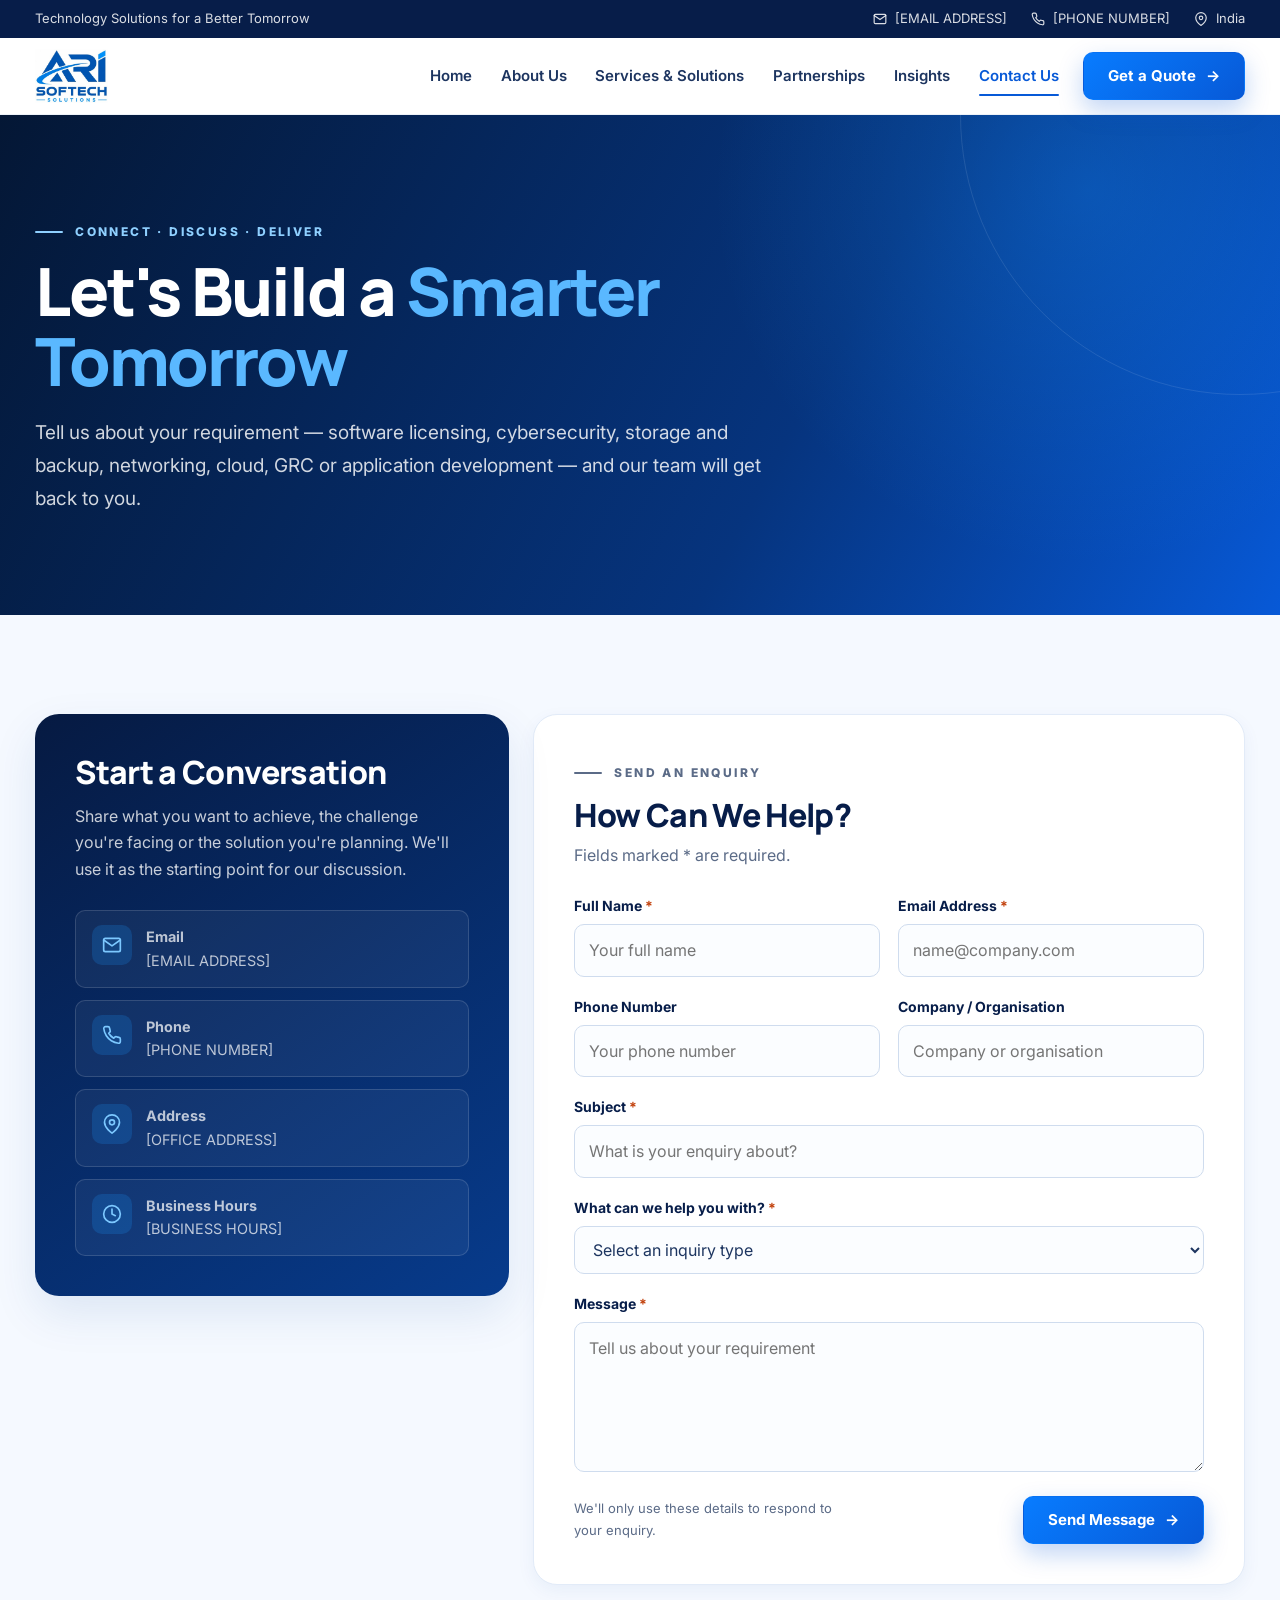
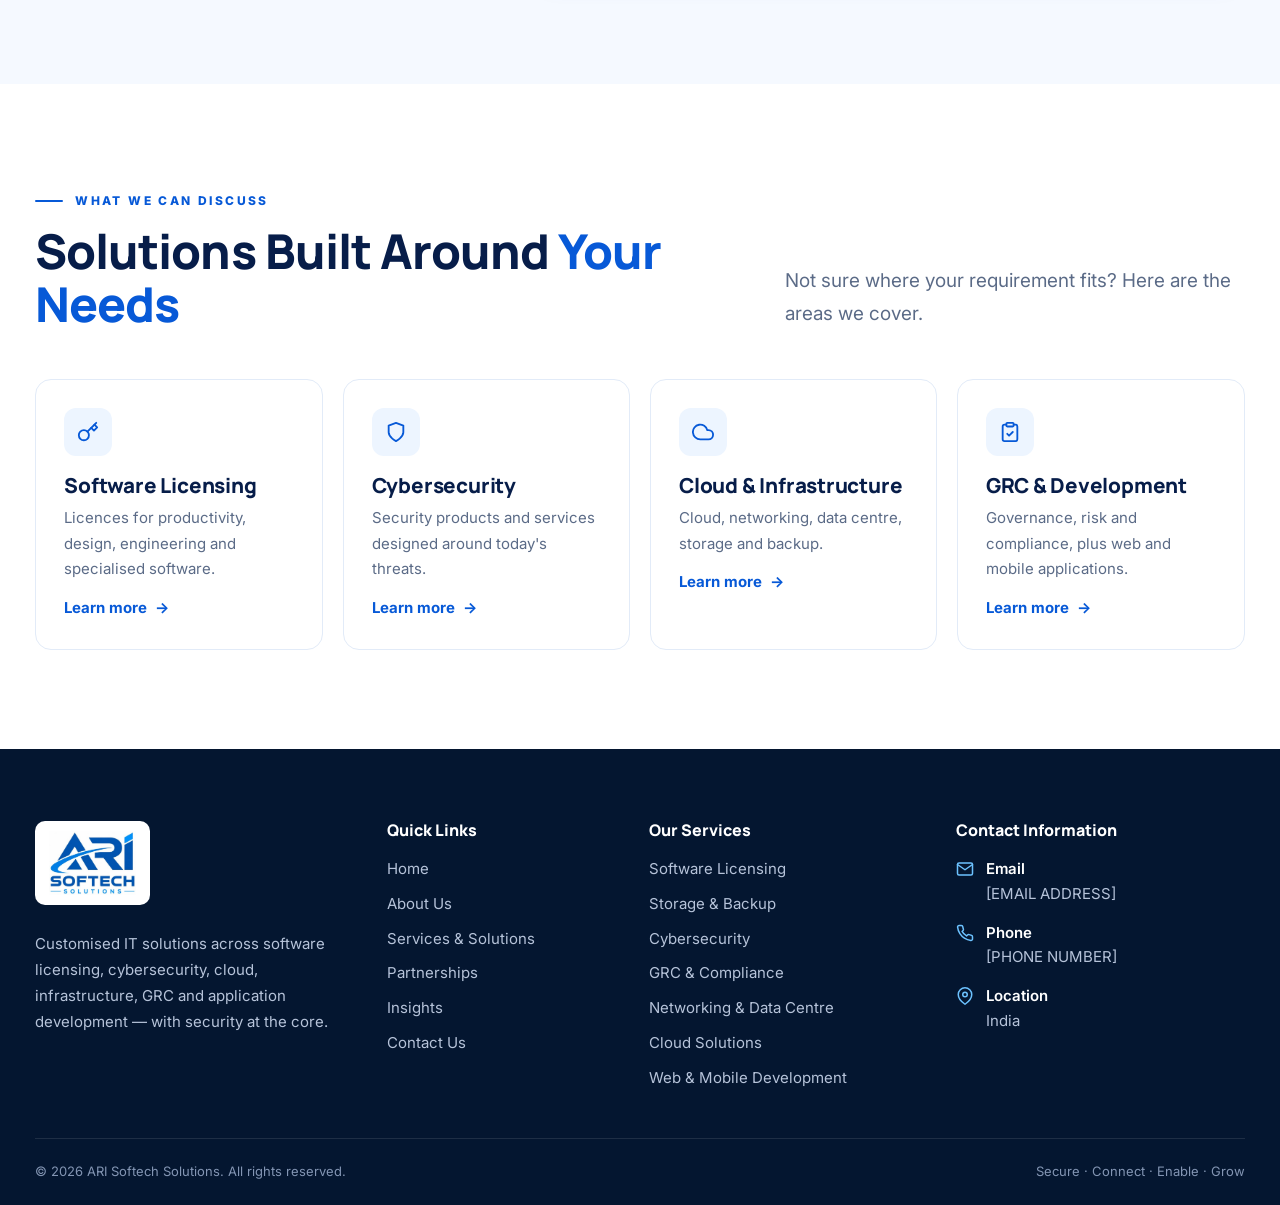
<file: contact.html>
<!DOCTYPE html>
<html lang="en">
<head>
<meta charset="UTF-8">
<meta name="viewport" content="width=device-width, initial-scale=1.0">
<title>Contact Us | ARI Softech Solutions</title>
<meta name="description" content="Contact ARI Softech Solutions to discuss software licensing, cybersecurity, cloud, infrastructure, GRC or application development. Send an enquiry and our team will respond.">
<meta name="robots" content="index, follow">
<!-- SEO: replace [WEBSITE_BASE_URL] with the production domain including https:// (no trailing slash) -->
<link rel="canonical" href="[WEBSITE_BASE_URL]/contact.html">
<meta name="theme-color" content="#071d49">

<meta property="og:site_name" content="ARI Softech Solutions">
<meta property="og:type" content="website">
<meta property="og:locale" content="en_IN">
<meta property="og:title" content="Contact ARI Softech Solutions">
<meta property="og:description" content="Contact ARI Softech Solutions to discuss software licensing, cybersecurity, cloud, infrastructure, GRC or application development. Send an enquiry and our team will respond.">
<meta property="og:url" content="[WEBSITE_BASE_URL]/contact.html">
<meta property="og:image" content="[WEBSITE_BASE_URL]/assets/images/og-image.jpg">
<meta property="og:image:width" content="1200">
<meta property="og:image:height" content="630">
<meta property="og:image:alt" content="ARI Softech Solutions logo">
<meta name="twitter:card" content="summary_large_image">
<meta name="twitter:title" content="Contact ARI Softech Solutions">
<meta name="twitter:description" content="Contact ARI Softech Solutions to discuss software licensing, cybersecurity, cloud, infrastructure, GRC or application development. Send an enquiry and our team will respond.">
<meta name="twitter:image" content="[WEBSITE_BASE_URL]/assets/images/og-image.jpg">

<link rel="icon" href="favicon.ico" sizes="any">
<link rel="icon" type="image/png" sizes="32x32" href="assets/images/favicon-32.png">
<link rel="icon" type="image/png" sizes="192x192" href="assets/images/icon-192.png">
<link rel="apple-touch-icon" href="assets/images/apple-touch-icon.png">

<link rel="preconnect" href="https://fonts.googleapis.com">
<link rel="preconnect" href="https://fonts.gstatic.com" crossorigin>
<link rel="preconnect" href="https://images.unsplash.com">
<link href="https://fonts.googleapis.com/css2?family=Inter:wght@400;600;700;800&amp;family=Manrope:wght@700;800&amp;display=swap" rel="stylesheet">
<link rel="stylesheet" href="assets/css/style.css">
<script>document.documentElement.classList.add("js");</script>
<script src="assets/js/main.js" defer></script>
<script src="assets/js/contact.js" defer></script>
</head>

<body>

<a class="skip-link" href="#main">Skip to main content</a>

<div class="topbar">
    <div class="container topbar-inner">
        <p>Technology Solutions for a Better Tomorrow</p>
        <ul class="topbar-contact">
            <li><svg viewBox="0 0 24 24" fill="none" stroke="currentColor" stroke-width="2" stroke-linecap="round" stroke-linejoin="round" aria-hidden="true" focusable="false" width="14" height="14"><path d="M4 4h16c1.1 0 2 .9 2 2v12c0 1.1-.9 2-2 2H4c-1.1 0-2-.9-2-2V6c0-1.1.9-2 2-2z"/><polyline points="22,6 12,13 2,6"/></svg> [EMAIL ADDRESS]</li>
            <li><svg viewBox="0 0 24 24" fill="none" stroke="currentColor" stroke-width="2" stroke-linecap="round" stroke-linejoin="round" aria-hidden="true" focusable="false" width="14" height="14"><path d="M22 16.92v3a2 2 0 0 1-2.18 2 19.79 19.79 0 0 1-8.63-3.07 19.5 19.5 0 0 1-6-6 19.79 19.79 0 0 1-3.07-8.67A2 2 0 0 1 4.11 2h3a2 2 0 0 1 2 1.72c.13.96.36 1.9.7 2.81a2 2 0 0 1-.45 2.11L8.09 9.91a16 16 0 0 0 6 6l1.27-1.27a2 2 0 0 1 2.11-.45c.91.34 1.85.57 2.81.7A2 2 0 0 1 22 16.92z"/></svg> [PHONE NUMBER]</li>
            <li><svg viewBox="0 0 24 24" fill="none" stroke="currentColor" stroke-width="2" stroke-linecap="round" stroke-linejoin="round" aria-hidden="true" focusable="false" width="14" height="14"><path d="M21 10c0 7-9 13-9 13s-9-6-9-13a9 9 0 0 1 18 0z"/><circle cx="12" cy="10" r="3"/></svg> India</li>
        </ul>
    </div>
</div>

<header class="site-header">
    <div class="container header-inner">

        <a href="index.html" class="logo" aria-label="ARI Softech Solutions home">
            <img src="assets/images/logo.jpg" alt="ARI Softech Solutions" width="480" height="355">
        </a>

        <nav class="primary-nav" id="primary-nav" aria-label="Primary">
            <ul class="nav-list">
                <li><a href="index.html">Home</a></li>
                <li><a href="about.html">About Us</a></li>
                <li><a href="services-solutions.html">Services &amp; Solutions</a></li>
                <li><a href="partnerships.html">Partnerships</a></li>
                <li><a href="index.html#insights">Insights</a></li>
                <li><a href="contact.html" aria-current="page">Contact Us</a></li>
                <li class="nav-cta-mobile"><a href="#contact-form" class="btn btn-primary">Get a Quote</a></li>
            </ul>
        </nav>

        <a href="#contact-form" class="btn btn-primary header-cta">Get a Quote <span class="arrow" aria-hidden="true">→</span></a>

        <button type="button" class="nav-toggle" aria-controls="primary-nav" aria-expanded="false" aria-label="Open menu">
            <span class="nav-toggle-bars" aria-hidden="true"></span>
        </button>

    </div>
</header>

<main id="main">

<section class="page-hero" aria-labelledby="page-title">
    <div class="container">
        <div class="page-hero-inner reveal">
            <p class="eyebrow">Connect · Discuss · Deliver</p>
            <h1 id="page-title">Let's Build a <span>Smarter Tomorrow</span></h1>
            <p>Tell us about your requirement — software licensing, cybersecurity, storage and backup, networking, cloud, GRC or application development — and our team will get back to you.</p>
        </div>
    </div>
</section>


<section class="section section--alt" id="contact-form" aria-label="Contact ARI Softech Solutions">
    <div class="container contact-grid">

        <aside class="info-panel reveal" aria-labelledby="info-title">
            <h2 id="info-title">Start a Conversation</h2>
            <p>Share what you want to achieve, the challenge you're facing or the solution you're planning. We'll use it as the starting point for our discussion.</p>

            <ul class="info-list">
                <li class="info-item"><span class="info-icon"><svg viewBox="0 0 24 24" fill="none" stroke="currentColor" stroke-width="2" stroke-linecap="round" stroke-linejoin="round" aria-hidden="true" focusable="false"><path d="M4 4h16c1.1 0 2 .9 2 2v12c0 1.1-.9 2-2 2H4c-1.1 0-2-.9-2-2V6c0-1.1.9-2 2-2z"/><polyline points="22,6 12,13 2,6"/></svg></span><span><strong>Email</strong><span>[EMAIL ADDRESS]</span></span></li>
                <li class="info-item"><span class="info-icon"><svg viewBox="0 0 24 24" fill="none" stroke="currentColor" stroke-width="2" stroke-linecap="round" stroke-linejoin="round" aria-hidden="true" focusable="false"><path d="M22 16.92v3a2 2 0 0 1-2.18 2 19.79 19.79 0 0 1-8.63-3.07 19.5 19.5 0 0 1-6-6 19.79 19.79 0 0 1-3.07-8.67A2 2 0 0 1 4.11 2h3a2 2 0 0 1 2 1.72c.13.96.36 1.9.7 2.81a2 2 0 0 1-.45 2.11L8.09 9.91a16 16 0 0 0 6 6l1.27-1.27a2 2 0 0 1 2.11-.45c.91.34 1.85.57 2.81.7A2 2 0 0 1 22 16.92z"/></svg></span><span><strong>Phone</strong><span>[PHONE NUMBER]</span></span></li>
                <li class="info-item"><span class="info-icon"><svg viewBox="0 0 24 24" fill="none" stroke="currentColor" stroke-width="2" stroke-linecap="round" stroke-linejoin="round" aria-hidden="true" focusable="false"><path d="M21 10c0 7-9 13-9 13s-9-6-9-13a9 9 0 0 1 18 0z"/><circle cx="12" cy="10" r="3"/></svg></span><span><strong>Address</strong><span>[OFFICE ADDRESS]</span></span></li>
                <li class="info-item"><span class="info-icon"><svg viewBox="0 0 24 24" fill="none" stroke="currentColor" stroke-width="2" stroke-linecap="round" stroke-linejoin="round" aria-hidden="true" focusable="false"><circle cx="12" cy="12" r="10"/><polyline points="12 6 12 12 16 14"/></svg></span><span><strong>Business Hours</strong><span>[BUSINESS HOURS]</span></span></li>
            </ul>
        </aside>

        <div class="form-panel reveal">
            <div class="form-head">
                <p class="eyebrow">Send an Enquiry</p>
                <h2>How Can We Help?</h2>
                <p>Fields marked <span aria-hidden="true">*</span><span class="visually-hidden">with an asterisk</span> are required.</p>
            </div>

            <!-- Contact Us form: posts only to the Contact Us Google Form configured in assets/js/contact.js.
                 The field IDs, data-google-entry keys and inquiry options below must stay in sync with that Google Form. -->
            <form id="contactForm" class="contact-form" method="post" target="googleFormResponse" novalidate>
                <div class="form-grid">
                    <div class="field">
                        <label for="name">Full Name <span class="req" aria-hidden="true">*</span></label>
                        <input id="name" data-google-entry="fullName" type="text" autocomplete="name" required placeholder="Your full name">
                    </div>
                    <div class="field">
                        <label for="email">Email Address <span class="req" aria-hidden="true">*</span></label>
                        <input id="email" data-google-entry="email" type="email" autocomplete="email" required placeholder="name@company.com">
                    </div>
                    <div class="field">
                        <label for="phone">Phone Number</label>
                        <input id="phone" data-google-entry="phone" type="tel" autocomplete="tel" placeholder="Your phone number">
                    </div>
                    <div class="field">
                        <label for="company">Company / Organisation</label>
                        <input id="company" data-google-entry="company" type="text" autocomplete="organization" placeholder="Company or organisation">
                    </div>
                    <div class="field field--full">
                        <label for="subject">Subject <span class="req" aria-hidden="true">*</span></label>
                        <input id="subject" data-google-entry="subject" type="text" required placeholder="What is your enquiry about?">
                    </div>
                    <div class="field field--full">
                        <label for="service">What can we help you with? <span class="req" aria-hidden="true">*</span></label>
                        <select id="service" data-google-entry="inquiryType" required>
                            <option value="">Select an inquiry type</option>
                            <option>General Inquiry</option>
                            <option>Services</option>
                            <option>Partnership</option>
                            <option>Support</option>
                            <option>Sales</option>
                            <option>Project Inquiry</option>
                            <option>Other</option>
                        </select>
                    </div>
                    <div class="field field--full">
                        <label for="message">Message <span class="req" aria-hidden="true">*</span></label>
                        <textarea id="message" data-google-entry="message" required placeholder="Tell us about your requirement"></textarea>
                    </div>
                </div>

                <div class="submit-row">
                    <p class="form-note">We'll only use these details to respond to your enquiry.</p>
                    <button class="btn btn-primary" id="contactSubmit" type="submit">Send Message <span class="arrow" aria-hidden="true">→</span></button>
                </div>

                <p class="form-status" id="formStatus" role="status" aria-live="polite"></p>
            </form>

            <iframe name="googleFormResponse" id="googleFormResponse" class="form-frame" title="Contact form submission" hidden></iframe>
        </div>

    </div>
</section>


<section class="section" aria-labelledby="discuss-title">
    <div class="container">

        <div class="section-head reveal">
            <div>
                <p class="eyebrow">What We Can Discuss</p>
                <h2 class="section-title" id="discuss-title">Solutions Built Around <span>Your Needs</span></h2>
            </div>
            <p class="lead">Not sure where your requirement fits? Here are the areas we cover.</p>
        </div>

        <div class="grid-4">
            <article class="card reveal">
                <span class="card-icon card-icon--soft"><svg viewBox="0 0 24 24" fill="none" stroke="currentColor" stroke-width="2" stroke-linecap="round" stroke-linejoin="round" aria-hidden="true" focusable="false"><circle cx="7.5" cy="15.5" r="5.5"/><path d="m21 2-9.6 9.6"/><path d="m15.5 7.5 3 3L22 7l-3-3"/></svg></span>
                <h3>Software Licensing</h3>
                <p>Licences for productivity, design, engineering and specialised software.</p>
                <a href="services-solutions.html#software" class="text-link mt-1">Learn more <span class="arrow" aria-hidden="true">→</span></a>
            </article>
            <article class="card reveal">
                <span class="card-icon card-icon--soft"><svg viewBox="0 0 24 24" fill="none" stroke="currentColor" stroke-width="2" stroke-linecap="round" stroke-linejoin="round" aria-hidden="true" focusable="false"><path d="M12 22s8-4 8-10V5l-8-3-8 3v7c0 6 8 10 8 10z"/></svg></span>
                <h3>Cybersecurity</h3>
                <p>Security products and services designed around today's threats.</p>
                <a href="services-solutions.html#cybersecurity" class="text-link mt-1">Learn more <span class="arrow" aria-hidden="true">→</span></a>
            </article>
            <article class="card reveal">
                <span class="card-icon card-icon--soft"><svg viewBox="0 0 24 24" fill="none" stroke="currentColor" stroke-width="2" stroke-linecap="round" stroke-linejoin="round" aria-hidden="true" focusable="false"><path d="M18 10h-1.26A8 8 0 1 0 9 20h9a5 5 0 0 0 0-10z"/></svg></span>
                <h3>Cloud &amp; Infrastructure</h3>
                <p>Cloud, networking, data centre, storage and backup.</p>
                <a href="services-solutions.html#networking" class="text-link mt-1">Learn more <span class="arrow" aria-hidden="true">→</span></a>
            </article>
            <article class="card reveal">
                <span class="card-icon card-icon--soft"><svg viewBox="0 0 24 24" fill="none" stroke="currentColor" stroke-width="2" stroke-linecap="round" stroke-linejoin="round" aria-hidden="true" focusable="false"><path d="M16 4h2a2 2 0 0 1 2 2v14a2 2 0 0 1-2 2H6a2 2 0 0 1-2-2V6a2 2 0 0 1 2-2h2"/><rect x="8" y="2" width="8" height="4" rx="1"/><path d="m9 14 2 2 4-4"/></svg></span>
                <h3>GRC &amp; Development</h3>
                <p>Governance, risk and compliance, plus web and mobile applications.</p>
                <a href="services-solutions.html#grc" class="text-link mt-1">Learn more <span class="arrow" aria-hidden="true">→</span></a>
            </article>
        </div>

    </div>
</section>

</main>

<footer class="site-footer">
    <div class="container">
        <div class="footer-grid">

            <div class="footer-about">
                <a href="index.html" class="footer-logo" aria-label="ARI Softech Solutions home">
                    <img src="assets/images/logo.jpg" alt="ARI Softech Solutions" width="480" height="355" loading="lazy" decoding="async">
                </a>
                <p>Customised IT solutions across software licensing, cybersecurity, cloud, infrastructure, GRC and application development — with security at the core.</p>
            </div>

            <nav aria-labelledby="footer-links-title">
                <h2 id="footer-links-title">Quick Links</h2>
                <ul class="footer-links">
                    <li><a href="index.html">Home</a></li>
                    <li><a href="about.html">About Us</a></li>
                    <li><a href="services-solutions.html">Services &amp; Solutions</a></li>
                    <li><a href="partnerships.html">Partnerships</a></li>
                    <li><a href="index.html#insights">Insights</a></li>
                    <li><a href="contact.html">Contact Us</a></li>
                </ul>
            </nav>

            <nav aria-labelledby="footer-services-title">
                <h2 id="footer-services-title">Our Services</h2>
                <ul class="footer-links">
                    <li><a href="services-solutions.html#software">Software Licensing</a></li>
                    <li><a href="services-solutions.html#storage">Storage &amp; Backup</a></li>
                    <li><a href="services-solutions.html#cybersecurity">Cybersecurity</a></li>
                    <li><a href="services-solutions.html#grc">GRC &amp; Compliance</a></li>
                    <li><a href="services-solutions.html#networking">Networking &amp; Data Centre</a></li>
                    <li><a href="services-solutions.html#cloud">Cloud Solutions</a></li>
                    <li><a href="services-solutions.html#development">Web &amp; Mobile Development</a></li>
                </ul>
            </nav>

            <div>
                <h2>Contact Information</h2>
                <ul class="footer-contact">
                    <li><svg viewBox="0 0 24 24" fill="none" stroke="currentColor" stroke-width="2" stroke-linecap="round" stroke-linejoin="round" aria-hidden="true" focusable="false"><path d="M4 4h16c1.1 0 2 .9 2 2v12c0 1.1-.9 2-2 2H4c-1.1 0-2-.9-2-2V6c0-1.1.9-2 2-2z"/><polyline points="22,6 12,13 2,6"/></svg><span><strong>Email</strong>[EMAIL ADDRESS]</span></li>
                    <li><svg viewBox="0 0 24 24" fill="none" stroke="currentColor" stroke-width="2" stroke-linecap="round" stroke-linejoin="round" aria-hidden="true" focusable="false"><path d="M22 16.92v3a2 2 0 0 1-2.18 2 19.79 19.79 0 0 1-8.63-3.07 19.5 19.5 0 0 1-6-6 19.79 19.79 0 0 1-3.07-8.67A2 2 0 0 1 4.11 2h3a2 2 0 0 1 2 1.72c.13.96.36 1.9.7 2.81a2 2 0 0 1-.45 2.11L8.09 9.91a16 16 0 0 0 6 6l1.27-1.27a2 2 0 0 1 2.11-.45c.91.34 1.85.57 2.81.7A2 2 0 0 1 22 16.92z"/></svg><span><strong>Phone</strong>[PHONE NUMBER]</span></li>
                    <li><svg viewBox="0 0 24 24" fill="none" stroke="currentColor" stroke-width="2" stroke-linecap="round" stroke-linejoin="round" aria-hidden="true" focusable="false"><path d="M21 10c0 7-9 13-9 13s-9-6-9-13a9 9 0 0 1 18 0z"/><circle cx="12" cy="10" r="3"/></svg><span><strong>Location</strong>India</span></li>
                </ul>
                <!-- TODO: add social media links here once the official profile URLs are available -->
            </div>

        </div>

        <div class="footer-bottom">
            <p>© <span data-year>2026</span> ARI Softech Solutions. All rights reserved.</p>
            <p>Secure · Connect · Enable · Grow</p>
        </div>
    </div>
</footer>

<button type="button" class="back-top" aria-label="Back to top"><svg viewBox="0 0 24 24" fill="none" stroke="currentColor" stroke-width="2" stroke-linecap="round" stroke-linejoin="round" aria-hidden="true" focusable="false"><line x1="12" y1="19" x2="12" y2="5"/><polyline points="5 12 12 5 19 12"/></svg></button>

</body>
</html>
</file>
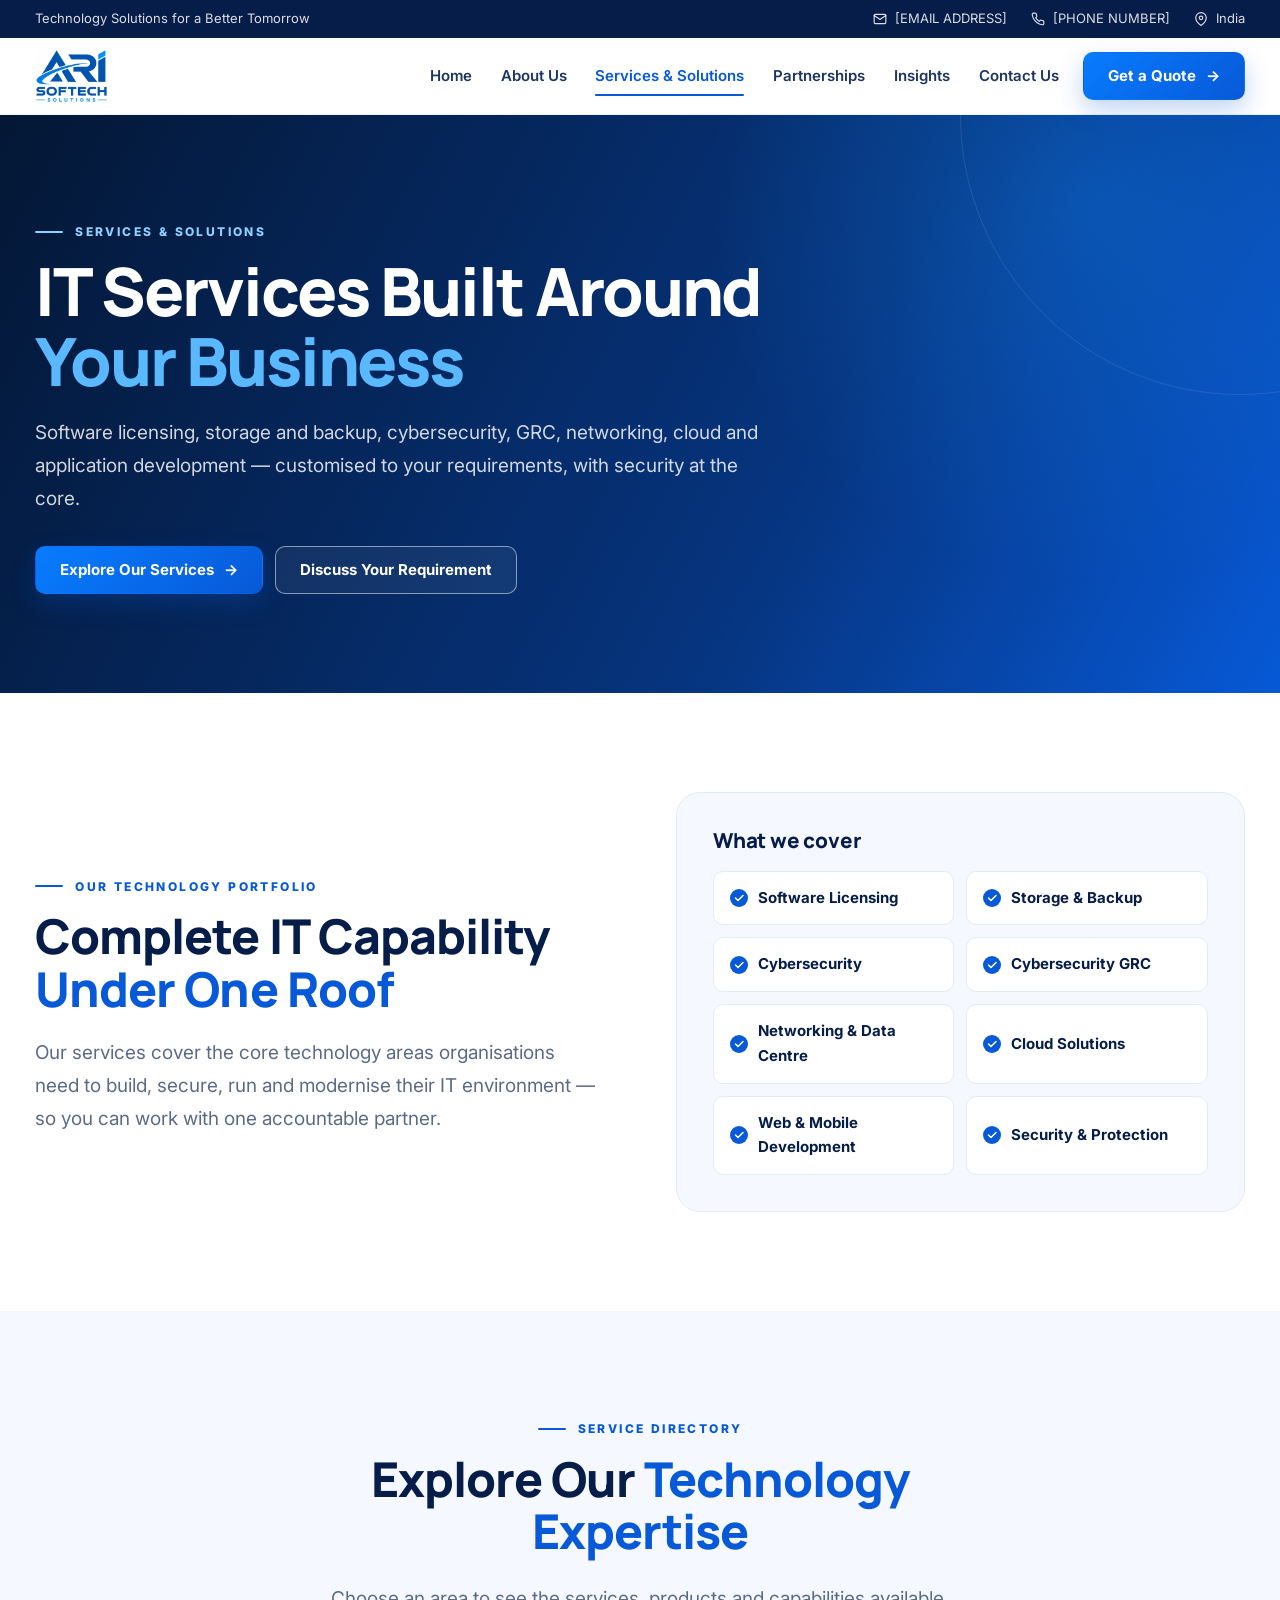
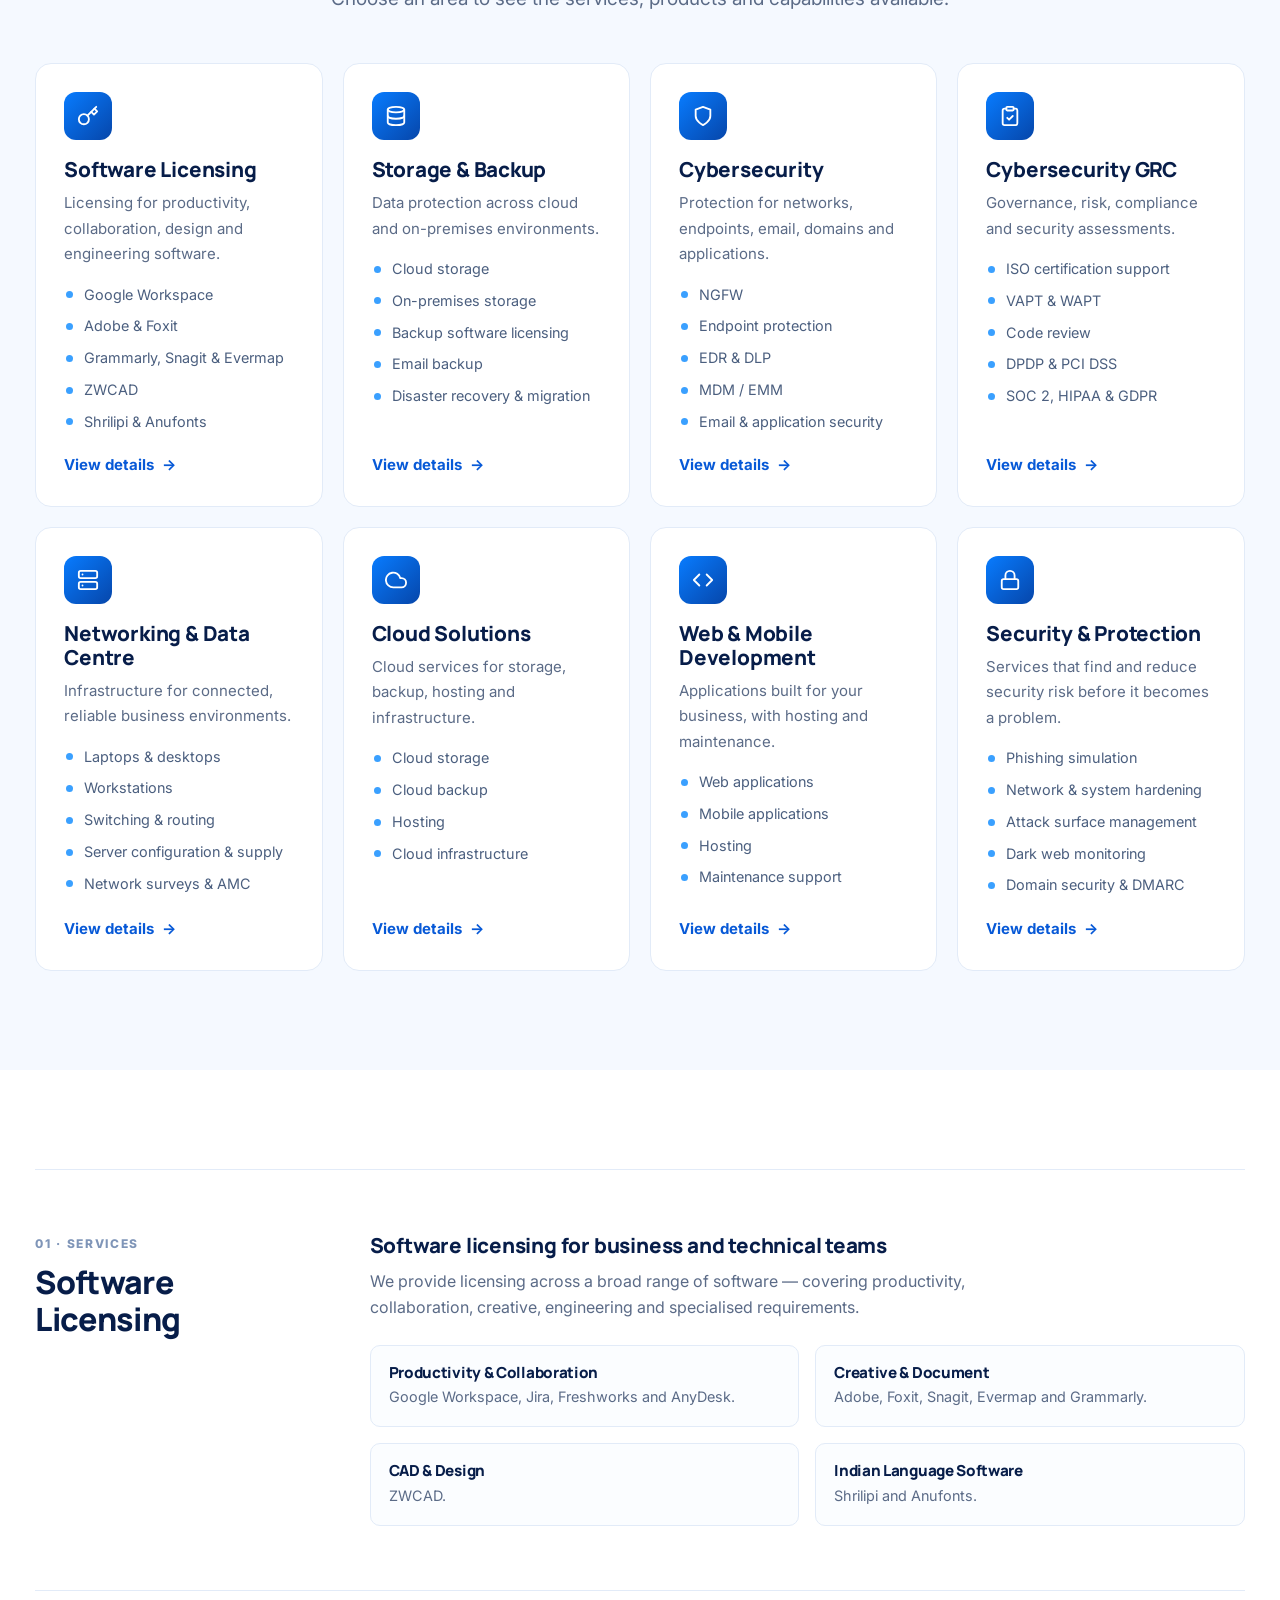
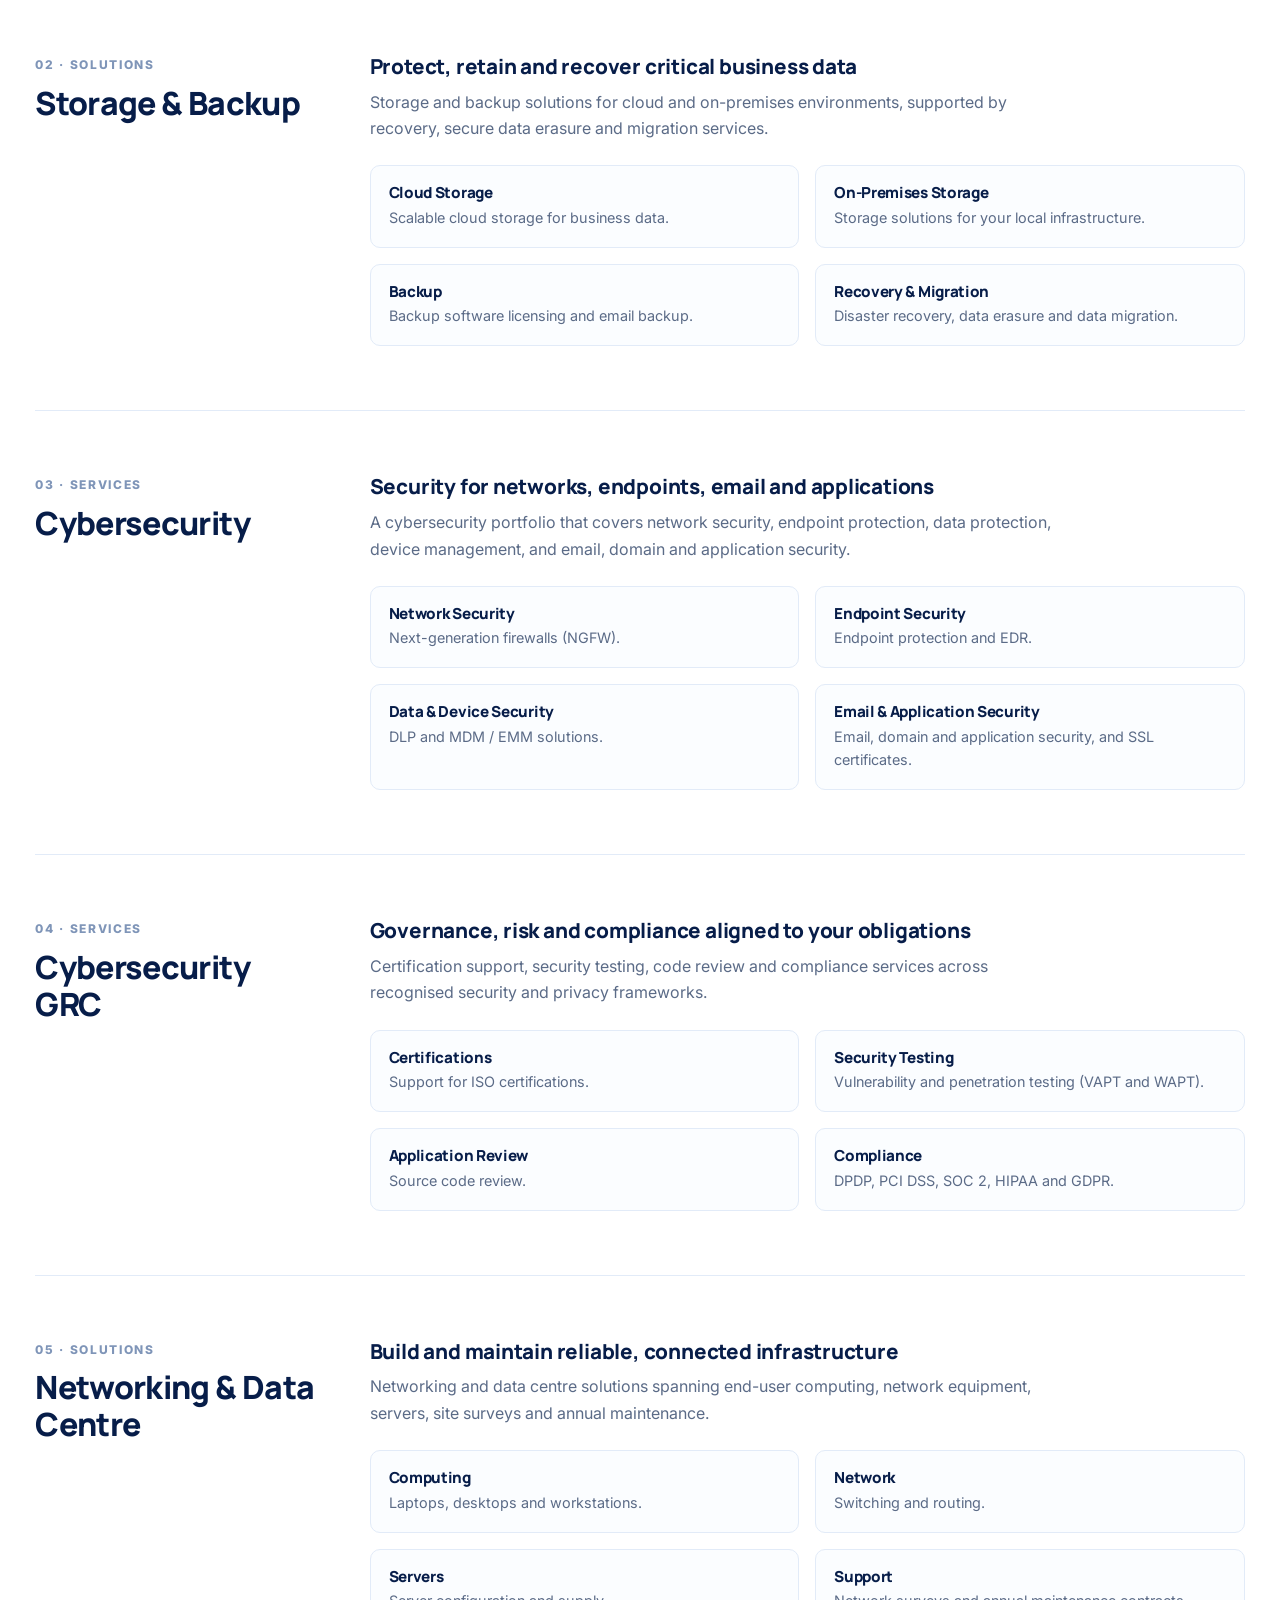
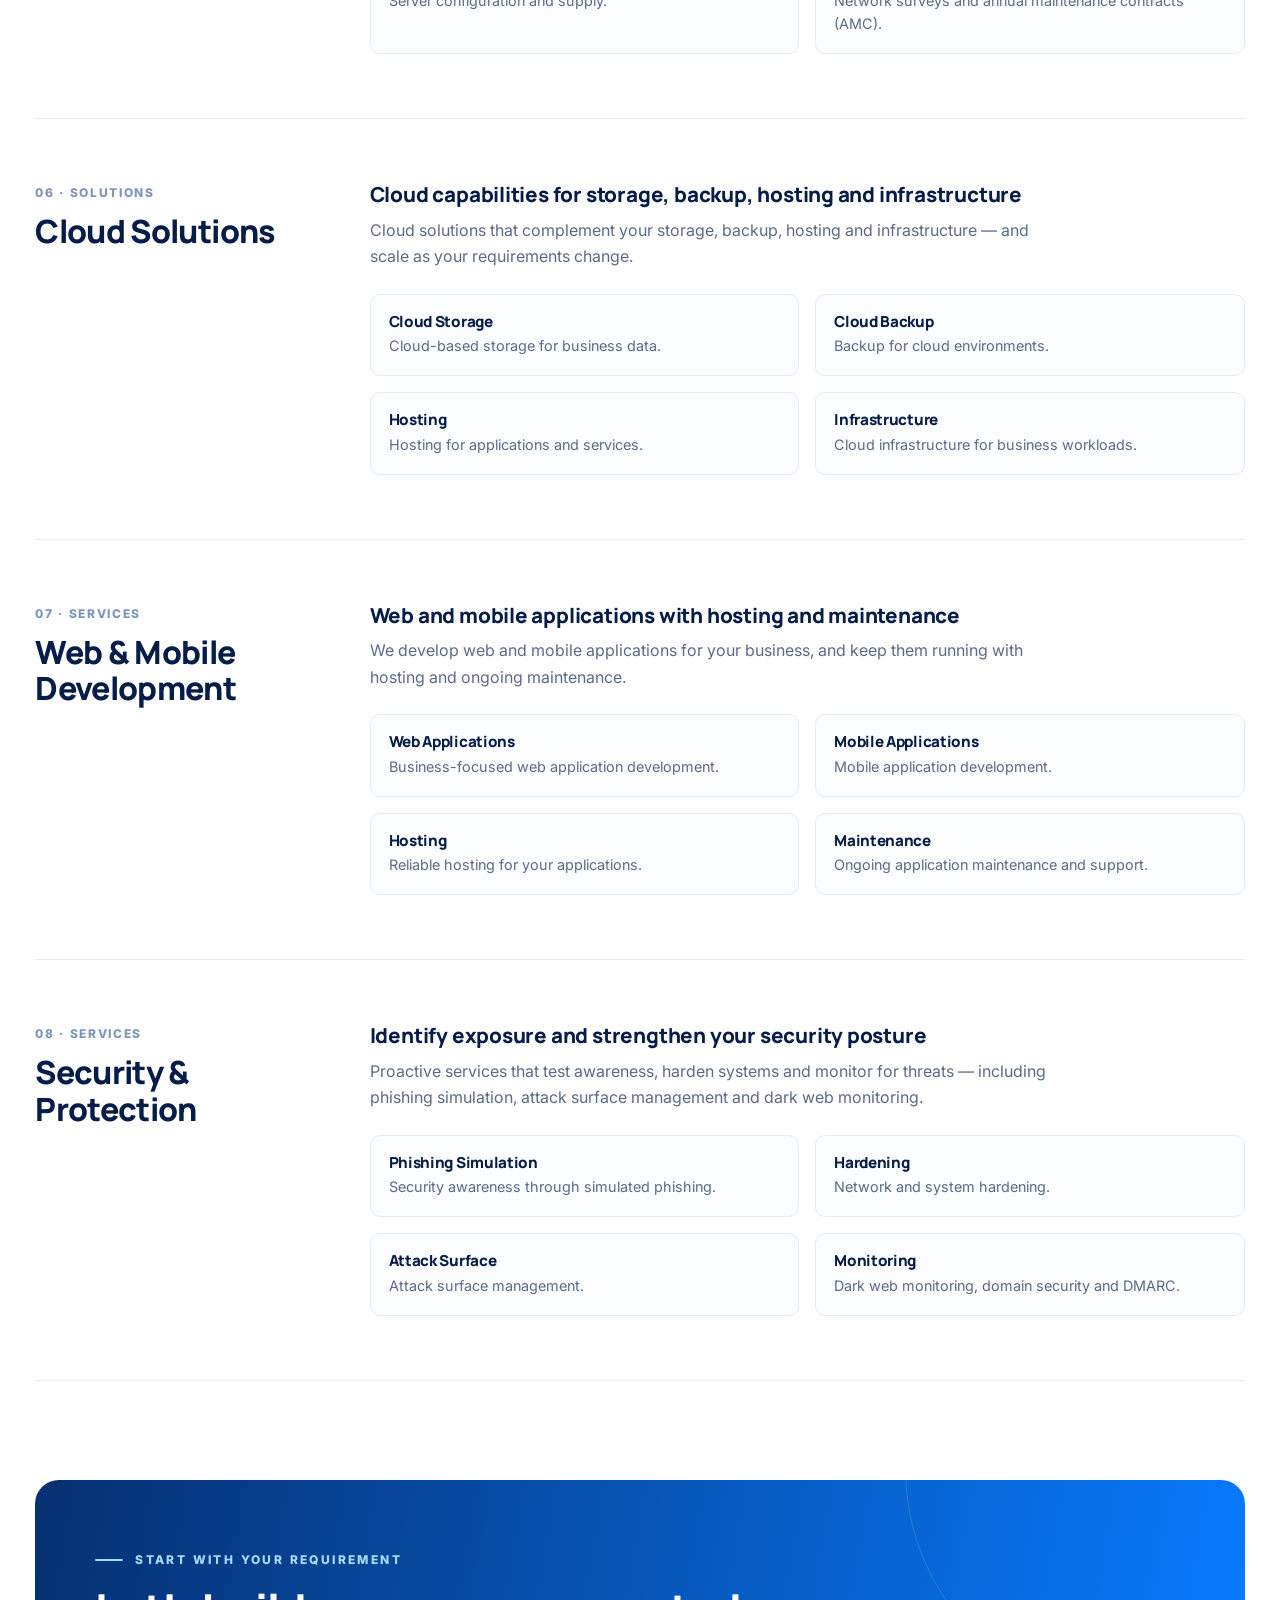
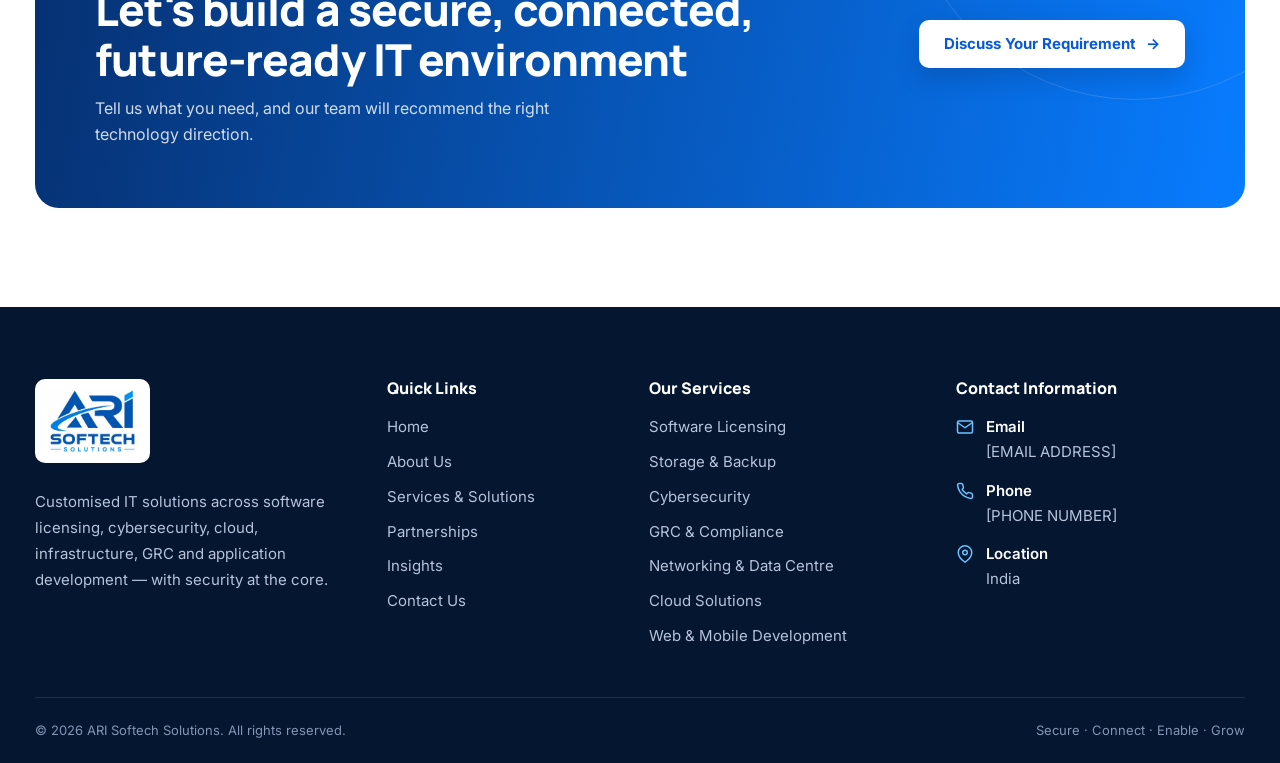
<file: services-solutions.html>
<!DOCTYPE html>
<html lang="en">
<head>
<meta charset="UTF-8">
<meta name="viewport" content="width=device-width, initial-scale=1.0">
<title>Services &amp; Solutions | ARI Softech Solutions</title>
<meta name="description" content="Explore ARI Softech Solutions services: software licensing, storage and backup, cybersecurity, GRC and compliance, networking, cloud, and web and mobile development.">
<meta name="robots" content="index, follow">
<!-- SEO: replace [WEBSITE_BASE_URL] with the production domain including https:// (no trailing slash) -->
<link rel="canonical" href="[WEBSITE_BASE_URL]/services-solutions.html">
<meta name="theme-color" content="#071d49">

<meta property="og:site_name" content="ARI Softech Solutions">
<meta property="og:type" content="website">
<meta property="og:locale" content="en_IN">
<meta property="og:title" content="IT Services &amp; Solutions | ARI Softech Solutions">
<meta property="og:description" content="Explore ARI Softech Solutions services: software licensing, storage and backup, cybersecurity, GRC and compliance, networking, cloud, and web and mobile development.">
<meta property="og:url" content="[WEBSITE_BASE_URL]/services-solutions.html">
<meta property="og:image" content="[WEBSITE_BASE_URL]/assets/images/og-image.jpg">
<meta property="og:image:width" content="1200">
<meta property="og:image:height" content="630">
<meta property="og:image:alt" content="ARI Softech Solutions logo">
<meta name="twitter:card" content="summary_large_image">
<meta name="twitter:title" content="IT Services &amp; Solutions | ARI Softech Solutions">
<meta name="twitter:description" content="Explore ARI Softech Solutions services: software licensing, storage and backup, cybersecurity, GRC and compliance, networking, cloud, and web and mobile development.">
<meta name="twitter:image" content="[WEBSITE_BASE_URL]/assets/images/og-image.jpg">

<link rel="icon" href="favicon.ico" sizes="any">
<link rel="icon" type="image/png" sizes="32x32" href="assets/images/favicon-32.png">
<link rel="icon" type="image/png" sizes="192x192" href="assets/images/icon-192.png">
<link rel="apple-touch-icon" href="assets/images/apple-touch-icon.png">

<link rel="preconnect" href="https://fonts.googleapis.com">
<link rel="preconnect" href="https://fonts.gstatic.com" crossorigin>
<link rel="preconnect" href="https://images.unsplash.com">
<link href="https://fonts.googleapis.com/css2?family=Inter:wght@400;600;700;800&amp;family=Manrope:wght@700;800&amp;display=swap" rel="stylesheet">
<link rel="stylesheet" href="assets/css/style.css">
<script>document.documentElement.classList.add("js");</script>
<script src="assets/js/main.js" defer></script>
</head>

<body>

<a class="skip-link" href="#main">Skip to main content</a>

<div class="topbar">
    <div class="container topbar-inner">
        <p>Technology Solutions for a Better Tomorrow</p>
        <ul class="topbar-contact">
            <li><svg viewBox="0 0 24 24" fill="none" stroke="currentColor" stroke-width="2" stroke-linecap="round" stroke-linejoin="round" aria-hidden="true" focusable="false" width="14" height="14"><path d="M4 4h16c1.1 0 2 .9 2 2v12c0 1.1-.9 2-2 2H4c-1.1 0-2-.9-2-2V6c0-1.1.9-2 2-2z"/><polyline points="22,6 12,13 2,6"/></svg> [EMAIL ADDRESS]</li>
            <li><svg viewBox="0 0 24 24" fill="none" stroke="currentColor" stroke-width="2" stroke-linecap="round" stroke-linejoin="round" aria-hidden="true" focusable="false" width="14" height="14"><path d="M22 16.92v3a2 2 0 0 1-2.18 2 19.79 19.79 0 0 1-8.63-3.07 19.5 19.5 0 0 1-6-6 19.79 19.79 0 0 1-3.07-8.67A2 2 0 0 1 4.11 2h3a2 2 0 0 1 2 1.72c.13.96.36 1.9.7 2.81a2 2 0 0 1-.45 2.11L8.09 9.91a16 16 0 0 0 6 6l1.27-1.27a2 2 0 0 1 2.11-.45c.91.34 1.85.57 2.81.7A2 2 0 0 1 22 16.92z"/></svg> [PHONE NUMBER]</li>
            <li><svg viewBox="0 0 24 24" fill="none" stroke="currentColor" stroke-width="2" stroke-linecap="round" stroke-linejoin="round" aria-hidden="true" focusable="false" width="14" height="14"><path d="M21 10c0 7-9 13-9 13s-9-6-9-13a9 9 0 0 1 18 0z"/><circle cx="12" cy="10" r="3"/></svg> India</li>
        </ul>
    </div>
</div>

<header class="site-header">
    <div class="container header-inner">

        <a href="index.html" class="logo" aria-label="ARI Softech Solutions home">
            <img src="assets/images/logo.jpg" alt="ARI Softech Solutions" width="480" height="355">
        </a>

        <nav class="primary-nav" id="primary-nav" aria-label="Primary">
            <ul class="nav-list">
                <li><a href="index.html">Home</a></li>
                <li><a href="about.html">About Us</a></li>
                <li><a href="services-solutions.html" aria-current="page">Services &amp; Solutions</a></li>
                <li><a href="partnerships.html">Partnerships</a></li>
                <li><a href="index.html#insights">Insights</a></li>
                <li><a href="contact.html">Contact Us</a></li>
                <li class="nav-cta-mobile"><a href="contact.html" class="btn btn-primary">Get a Quote</a></li>
            </ul>
        </nav>

        <a href="contact.html" class="btn btn-primary header-cta">Get a Quote <span class="arrow" aria-hidden="true">→</span></a>

        <button type="button" class="nav-toggle" aria-controls="primary-nav" aria-expanded="false" aria-label="Open menu">
            <span class="nav-toggle-bars" aria-hidden="true"></span>
        </button>

    </div>
</header>

<main id="main">

<section class="page-hero" aria-labelledby="page-title">
    <div class="container">
        <div class="page-hero-inner reveal">
            <p class="eyebrow">Services &amp; Solutions</p>
            <h1 id="page-title">IT Services Built Around <span>Your Business</span></h1>
            <p>Software licensing, storage and backup, cybersecurity, GRC, networking, cloud and application development — customised to your requirements, with security at the core.</p>
            <div class="btn-group">
                <a href="#all-services" class="btn btn-primary">Explore Our Services <span class="arrow" aria-hidden="true">→</span></a>
                <a href="contact.html" class="btn btn-ghost">Discuss Your Requirement</a>
            </div>
        </div>
    </div>
</section>


<section class="section" aria-labelledby="portfolio-title">
    <div class="container split">
        <div class="reveal">
            <p class="eyebrow">Our Technology Portfolio</p>
            <h2 class="section-title" id="portfolio-title">Complete IT Capability <span>Under One Roof</span></h2>
            <p class="lead mt-2">Our services cover the core technology areas organisations need to build, secure, run and modernise their IT environment — so you can work with one accountable partner.</p>
        </div>
        <div class="panel reveal">
            <h3 class="mb-2">What we cover</h3>
            <ul class="check-list">
                <li>Software Licensing</li>
                <li>Storage &amp; Backup</li>
                <li>Cybersecurity</li>
                <li>Cybersecurity GRC</li>
                <li>Networking &amp; Data Centre</li>
                <li>Cloud Solutions</li>
                <li>Web &amp; Mobile Development</li>
                <li>Security &amp; Protection</li>
            </ul>
        </div>
    </div>
</section>


<section class="section section--alt" id="all-services" aria-labelledby="directory-title">
    <div class="container">

        <div class="section-head section-head--center reveal">
            <div>
                <p class="eyebrow">Service Directory</p>
                <h2 class="section-title" id="directory-title">Explore Our <span>Technology Expertise</span></h2>
            </div>
            <p class="lead">Choose an area to see the services, products and capabilities available.</p>
        </div>

        <div class="grid-4">

            <article class="card directory-card reveal">
                <span class="card-icon"><svg viewBox="0 0 24 24" fill="none" stroke="currentColor" stroke-width="2" stroke-linecap="round" stroke-linejoin="round" aria-hidden="true" focusable="false"><circle cx="7.5" cy="15.5" r="5.5"/><path d="m21 2-9.6 9.6"/><path d="m15.5 7.5 3 3L22 7l-3-3"/></svg></span>
                <h3>Software Licensing</h3>
                <p>Licensing for productivity, collaboration, design and engineering software.</p>
                <ul><li>Google Workspace</li><li>Adobe &amp; Foxit</li><li>Grammarly, Snagit &amp; Evermap</li><li>ZWCAD</li><li>Shrilipi &amp; Anufonts</li></ul>
                <a href="#software" class="text-link">View details <span class="arrow" aria-hidden="true">→</span></a>
            </article>

            <article class="card directory-card reveal">
                <span class="card-icon"><svg viewBox="0 0 24 24" fill="none" stroke="currentColor" stroke-width="2" stroke-linecap="round" stroke-linejoin="round" aria-hidden="true" focusable="false"><ellipse cx="12" cy="5" rx="9" ry="3"/><path d="M21 12c0 1.66-4 3-9 3s-9-1.34-9-3"/><path d="M3 5v14c0 1.66 4 3 9 3s9-1.34 9-3V5"/></svg></span>
                <h3>Storage &amp; Backup</h3>
                <p>Data protection across cloud and on-premises environments.</p>
                <ul><li>Cloud storage</li><li>On-premises storage</li><li>Backup software licensing</li><li>Email backup</li><li>Disaster recovery &amp; migration</li></ul>
                <a href="#storage" class="text-link">View details <span class="arrow" aria-hidden="true">→</span></a>
            </article>

            <article class="card directory-card reveal">
                <span class="card-icon"><svg viewBox="0 0 24 24" fill="none" stroke="currentColor" stroke-width="2" stroke-linecap="round" stroke-linejoin="round" aria-hidden="true" focusable="false"><path d="M12 22s8-4 8-10V5l-8-3-8 3v7c0 6 8 10 8 10z"/></svg></span>
                <h3>Cybersecurity</h3>
                <p>Protection for networks, endpoints, email, domains and applications.</p>
                <ul><li>NGFW</li><li>Endpoint protection</li><li>EDR &amp; DLP</li><li>MDM / EMM</li><li>Email &amp; application security</li></ul>
                <a href="#cybersecurity" class="text-link">View details <span class="arrow" aria-hidden="true">→</span></a>
            </article>

            <article class="card directory-card reveal">
                <span class="card-icon"><svg viewBox="0 0 24 24" fill="none" stroke="currentColor" stroke-width="2" stroke-linecap="round" stroke-linejoin="round" aria-hidden="true" focusable="false"><path d="M16 4h2a2 2 0 0 1 2 2v14a2 2 0 0 1-2 2H6a2 2 0 0 1-2-2V6a2 2 0 0 1 2-2h2"/><rect x="8" y="2" width="8" height="4" rx="1"/><path d="m9 14 2 2 4-4"/></svg></span>
                <h3>Cybersecurity GRC</h3>
                <p>Governance, risk, compliance and security assessments.</p>
                <ul><li>ISO certification support</li><li>VAPT &amp; WAPT</li><li>Code review</li><li>DPDP &amp; PCI DSS</li><li>SOC 2, HIPAA &amp; GDPR</li></ul>
                <a href="#grc" class="text-link">View details <span class="arrow" aria-hidden="true">→</span></a>
            </article>

            <article class="card directory-card reveal">
                <span class="card-icon"><svg viewBox="0 0 24 24" fill="none" stroke="currentColor" stroke-width="2" stroke-linecap="round" stroke-linejoin="round" aria-hidden="true" focusable="false"><rect x="2" y="2" width="20" height="8" rx="2"/><rect x="2" y="14" width="20" height="8" rx="2"/><line x1="6" y1="6" x2="6.01" y2="6"/><line x1="6" y1="18" x2="6.01" y2="18"/></svg></span>
                <h3>Networking &amp; Data Centre</h3>
                <p>Infrastructure for connected, reliable business environments.</p>
                <ul><li>Laptops &amp; desktops</li><li>Workstations</li><li>Switching &amp; routing</li><li>Server configuration &amp; supply</li><li>Network surveys &amp; AMC</li></ul>
                <a href="#networking" class="text-link">View details <span class="arrow" aria-hidden="true">→</span></a>
            </article>

            <article class="card directory-card reveal">
                <span class="card-icon"><svg viewBox="0 0 24 24" fill="none" stroke="currentColor" stroke-width="2" stroke-linecap="round" stroke-linejoin="round" aria-hidden="true" focusable="false"><path d="M18 10h-1.26A8 8 0 1 0 9 20h9a5 5 0 0 0 0-10z"/></svg></span>
                <h3>Cloud Solutions</h3>
                <p>Cloud services for storage, backup, hosting and infrastructure.</p>
                <ul><li>Cloud storage</li><li>Cloud backup</li><li>Hosting</li><li>Cloud infrastructure</li></ul>
                <a href="#cloud" class="text-link">View details <span class="arrow" aria-hidden="true">→</span></a>
            </article>

            <article class="card directory-card reveal">
                <span class="card-icon"><svg viewBox="0 0 24 24" fill="none" stroke="currentColor" stroke-width="2" stroke-linecap="round" stroke-linejoin="round" aria-hidden="true" focusable="false"><polyline points="16 18 22 12 16 6"/><polyline points="8 6 2 12 8 18"/></svg></span>
                <h3>Web &amp; Mobile Development</h3>
                <p>Applications built for your business, with hosting and maintenance.</p>
                <ul><li>Web applications</li><li>Mobile applications</li><li>Hosting</li><li>Maintenance support</li></ul>
                <a href="#development" class="text-link">View details <span class="arrow" aria-hidden="true">→</span></a>
            </article>

            <article class="card directory-card reveal">
                <span class="card-icon"><svg viewBox="0 0 24 24" fill="none" stroke="currentColor" stroke-width="2" stroke-linecap="round" stroke-linejoin="round" aria-hidden="true" focusable="false"><rect x="3" y="11" width="18" height="11" rx="2"/><path d="M7 11V7a5 5 0 0 1 10 0v4"/></svg></span>
                <h3>Security &amp; Protection</h3>
                <p>Services that find and reduce security risk before it becomes a problem.</p>
                <ul><li>Phishing simulation</li><li>Network &amp; system hardening</li><li>Attack surface management</li><li>Dark web monitoring</li><li>Domain security &amp; DMARC</li></ul>
                <a href="#security-protection" class="text-link">View details <span class="arrow" aria-hidden="true">→</span></a>
            </article>

        </div>
    </div>
</section>


<section class="section" aria-label="Service details">
    <div class="container detail-list">

        <article class="detail-row" id="software" aria-labelledby="software-title">
            <div class="detail-side">
                <span class="card-kicker">01 · Services</span>
                <h2 id="software-title">Software Licensing</h2>
            </div>
            <div class="detail-content">
                <h3>Software licensing for business and technical teams</h3>
                <p>We provide licensing across a broad range of software — covering productivity, collaboration, creative, engineering and specialised requirements.</p>
                <div class="grid-2">
                    <div class="feature"><h4>Productivity &amp; Collaboration</h4><p>Google Workspace, Jira, Freshworks and AnyDesk.</p></div>
                    <div class="feature"><h4>Creative &amp; Document</h4><p>Adobe, Foxit, Snagit, Evermap and Grammarly.</p></div>
                    <div class="feature"><h4>CAD &amp; Design</h4><p>ZWCAD.</p></div>
                    <div class="feature"><h4>Indian Language Software</h4><p>Shrilipi and Anufonts.</p></div>
                </div>
            </div>
        </article>

        <article class="detail-row" id="storage" aria-labelledby="storage-title">
            <div class="detail-side">
                <span class="card-kicker">02 · Solutions</span>
                <h2 id="storage-title">Storage &amp; Backup</h2>
            </div>
            <div class="detail-content">
                <h3>Protect, retain and recover critical business data</h3>
                <p>Storage and backup solutions for cloud and on-premises environments, supported by recovery, secure data erasure and migration services.</p>
                <div class="grid-2">
                    <div class="feature"><h4>Cloud Storage</h4><p>Scalable cloud storage for business data.</p></div>
                    <div class="feature"><h4>On-Premises Storage</h4><p>Storage solutions for your local infrastructure.</p></div>
                    <div class="feature"><h4>Backup</h4><p>Backup software licensing and email backup.</p></div>
                    <div class="feature"><h4>Recovery &amp; Migration</h4><p>Disaster recovery, data erasure and data migration.</p></div>
                </div>
            </div>
        </article>

        <article class="detail-row" id="cybersecurity" aria-labelledby="cybersecurity-title">
            <div class="detail-side">
                <span class="card-kicker">03 · Services</span>
                <h2 id="cybersecurity-title">Cybersecurity</h2>
            </div>
            <div class="detail-content">
                <h3>Security for networks, endpoints, email and applications</h3>
                <p>A cybersecurity portfolio that covers network security, endpoint protection, data protection, device management, and email, domain and application security.</p>
                <div class="grid-2">
                    <div class="feature"><h4>Network Security</h4><p>Next-generation firewalls (NGFW).</p></div>
                    <div class="feature"><h4>Endpoint Security</h4><p>Endpoint protection and EDR.</p></div>
                    <div class="feature"><h4>Data &amp; Device Security</h4><p>DLP and MDM / EMM solutions.</p></div>
                    <div class="feature"><h4>Email &amp; Application Security</h4><p>Email, domain and application security, and SSL certificates.</p></div>
                </div>
            </div>
        </article>

        <article class="detail-row" id="grc" aria-labelledby="grc-title">
            <div class="detail-side">
                <span class="card-kicker">04 · Services</span>
                <h2 id="grc-title">Cybersecurity GRC</h2>
            </div>
            <div class="detail-content">
                <h3>Governance, risk and compliance aligned to your obligations</h3>
                <p>Certification support, security testing, code review and compliance services across recognised security and privacy frameworks.</p>
                <div class="grid-2">
                    <div class="feature"><h4>Certifications</h4><p>Support for ISO certifications.</p></div>
                    <div class="feature"><h4>Security Testing</h4><p>Vulnerability and penetration testing (VAPT and WAPT).</p></div>
                    <div class="feature"><h4>Application Review</h4><p>Source code review.</p></div>
                    <div class="feature"><h4>Compliance</h4><p>DPDP, PCI DSS, SOC 2, HIPAA and GDPR.</p></div>
                </div>
            </div>
        </article>

        <article class="detail-row" id="networking" aria-labelledby="networking-title">
            <div class="detail-side">
                <span class="card-kicker">05 · Solutions</span>
                <h2 id="networking-title">Networking &amp; Data Centre</h2>
            </div>
            <div class="detail-content">
                <h3>Build and maintain reliable, connected infrastructure</h3>
                <p>Networking and data centre solutions spanning end-user computing, network equipment, servers, site surveys and annual maintenance.</p>
                <div class="grid-2">
                    <div class="feature"><h4>Computing</h4><p>Laptops, desktops and workstations.</p></div>
                    <div class="feature"><h4>Network</h4><p>Switching and routing.</p></div>
                    <div class="feature"><h4>Servers</h4><p>Server configuration and supply.</p></div>
                    <div class="feature"><h4>Support</h4><p>Network surveys and annual maintenance contracts (AMC).</p></div>
                </div>
            </div>
        </article>

        <article class="detail-row" id="cloud" aria-labelledby="cloud-title">
            <div class="detail-side">
                <span class="card-kicker">06 · Solutions</span>
                <h2 id="cloud-title">Cloud Solutions</h2>
            </div>
            <div class="detail-content">
                <h3>Cloud capabilities for storage, backup, hosting and infrastructure</h3>
                <p>Cloud solutions that complement your storage, backup, hosting and infrastructure — and scale as your requirements change.</p>
                <div class="grid-2">
                    <div class="feature"><h4>Cloud Storage</h4><p>Cloud-based storage for business data.</p></div>
                    <div class="feature"><h4>Cloud Backup</h4><p>Backup for cloud environments.</p></div>
                    <div class="feature"><h4>Hosting</h4><p>Hosting for applications and services.</p></div>
                    <div class="feature"><h4>Infrastructure</h4><p>Cloud infrastructure for business workloads.</p></div>
                </div>
            </div>
        </article>

        <article class="detail-row" id="development" aria-labelledby="development-title">
            <div class="detail-side">
                <span class="card-kicker">07 · Services</span>
                <h2 id="development-title">Web &amp; Mobile Development</h2>
            </div>
            <div class="detail-content">
                <h3>Web and mobile applications with hosting and maintenance</h3>
                <p>We develop web and mobile applications for your business, and keep them running with hosting and ongoing maintenance.</p>
                <div class="grid-2">
                    <div class="feature"><h4>Web Applications</h4><p>Business-focused web application development.</p></div>
                    <div class="feature"><h4>Mobile Applications</h4><p>Mobile application development.</p></div>
                    <div class="feature"><h4>Hosting</h4><p>Reliable hosting for your applications.</p></div>
                    <div class="feature"><h4>Maintenance</h4><p>Ongoing application maintenance and support.</p></div>
                </div>
            </div>
        </article>

        <article class="detail-row" id="security-protection" aria-labelledby="protection-title">
            <div class="detail-side">
                <span class="card-kicker">08 · Services</span>
                <h2 id="protection-title">Security &amp; Protection</h2>
            </div>
            <div class="detail-content">
                <h3>Identify exposure and strengthen your security posture</h3>
                <p>Proactive services that test awareness, harden systems and monitor for threats — including phishing simulation, attack surface management and dark web monitoring.</p>
                <div class="grid-2">
                    <div class="feature"><h4>Phishing Simulation</h4><p>Security awareness through simulated phishing.</p></div>
                    <div class="feature"><h4>Hardening</h4><p>Network and system hardening.</p></div>
                    <div class="feature"><h4>Attack Surface</h4><p>Attack surface management.</p></div>
                    <div class="feature"><h4>Monitoring</h4><p>Dark web monitoring, domain security and DMARC.</p></div>
                </div>
            </div>
        </article>

    </div>
</section>


<section class="cta" aria-labelledby="cta-title">
    <div class="container">
        <div class="cta-box reveal">
            <div>
                <p class="eyebrow">Start With Your Requirement</p>
                <h2 id="cta-title">Let's build a secure, connected, future-ready IT environment</h2>
                <p>Tell us what you need, and our team will recommend the right technology direction.</p>
            </div>
            <a href="contact.html" class="btn btn-light">Discuss Your Requirement <span class="arrow" aria-hidden="true">→</span></a>
        </div>
    </div>
</section>

</main>

<footer class="site-footer">
    <div class="container">
        <div class="footer-grid">

            <div class="footer-about">
                <a href="index.html" class="footer-logo" aria-label="ARI Softech Solutions home">
                    <img src="assets/images/logo.jpg" alt="ARI Softech Solutions" width="480" height="355" loading="lazy" decoding="async">
                </a>
                <p>Customised IT solutions across software licensing, cybersecurity, cloud, infrastructure, GRC and application development — with security at the core.</p>
            </div>

            <nav aria-labelledby="footer-links-title">
                <h2 id="footer-links-title">Quick Links</h2>
                <ul class="footer-links">
                    <li><a href="index.html">Home</a></li>
                    <li><a href="about.html">About Us</a></li>
                    <li><a href="services-solutions.html">Services &amp; Solutions</a></li>
                    <li><a href="partnerships.html">Partnerships</a></li>
                    <li><a href="index.html#insights">Insights</a></li>
                    <li><a href="contact.html">Contact Us</a></li>
                </ul>
            </nav>

            <nav aria-labelledby="footer-services-title">
                <h2 id="footer-services-title">Our Services</h2>
                <ul class="footer-links">
                    <li><a href="services-solutions.html#software">Software Licensing</a></li>
                    <li><a href="services-solutions.html#storage">Storage &amp; Backup</a></li>
                    <li><a href="services-solutions.html#cybersecurity">Cybersecurity</a></li>
                    <li><a href="services-solutions.html#grc">GRC &amp; Compliance</a></li>
                    <li><a href="services-solutions.html#networking">Networking &amp; Data Centre</a></li>
                    <li><a href="services-solutions.html#cloud">Cloud Solutions</a></li>
                    <li><a href="services-solutions.html#development">Web &amp; Mobile Development</a></li>
                </ul>
            </nav>

            <div>
                <h2>Contact Information</h2>
                <ul class="footer-contact">
                    <li><svg viewBox="0 0 24 24" fill="none" stroke="currentColor" stroke-width="2" stroke-linecap="round" stroke-linejoin="round" aria-hidden="true" focusable="false"><path d="M4 4h16c1.1 0 2 .9 2 2v12c0 1.1-.9 2-2 2H4c-1.1 0-2-.9-2-2V6c0-1.1.9-2 2-2z"/><polyline points="22,6 12,13 2,6"/></svg><span><strong>Email</strong>[EMAIL ADDRESS]</span></li>
                    <li><svg viewBox="0 0 24 24" fill="none" stroke="currentColor" stroke-width="2" stroke-linecap="round" stroke-linejoin="round" aria-hidden="true" focusable="false"><path d="M22 16.92v3a2 2 0 0 1-2.18 2 19.79 19.79 0 0 1-8.63-3.07 19.5 19.5 0 0 1-6-6 19.79 19.79 0 0 1-3.07-8.67A2 2 0 0 1 4.11 2h3a2 2 0 0 1 2 1.72c.13.96.36 1.9.7 2.81a2 2 0 0 1-.45 2.11L8.09 9.91a16 16 0 0 0 6 6l1.27-1.27a2 2 0 0 1 2.11-.45c.91.34 1.85.57 2.81.7A2 2 0 0 1 22 16.92z"/></svg><span><strong>Phone</strong>[PHONE NUMBER]</span></li>
                    <li><svg viewBox="0 0 24 24" fill="none" stroke="currentColor" stroke-width="2" stroke-linecap="round" stroke-linejoin="round" aria-hidden="true" focusable="false"><path d="M21 10c0 7-9 13-9 13s-9-6-9-13a9 9 0 0 1 18 0z"/><circle cx="12" cy="10" r="3"/></svg><span><strong>Location</strong>India</span></li>
                </ul>
                <!-- TODO: add social media links here once the official profile URLs are available -->
            </div>

        </div>

        <div class="footer-bottom">
            <p>© <span data-year>2026</span> ARI Softech Solutions. All rights reserved.</p>
            <p>Secure · Connect · Enable · Grow</p>
        </div>
    </div>
</footer>

<button type="button" class="back-top" aria-label="Back to top"><svg viewBox="0 0 24 24" fill="none" stroke="currentColor" stroke-width="2" stroke-linecap="round" stroke-linejoin="round" aria-hidden="true" focusable="false"><line x1="12" y1="19" x2="12" y2="5"/><polyline points="5 12 12 5 19 12"/></svg></button>

</body>
</html>
</file>
<file: assets/css/style.css>
/* =========================================================
   ARI Softech Solutions — shared stylesheet
   Sections: tokens · base · typography · buttons · header ·
   page hero · home · about · services · partnerships ·
   contact · CTA · footer · utilities · motion · responsive
========================================================= */

/* ---------- Design tokens ---------- */
:root{
    --primary:#0759d7;
    --primary-dark:#0646aa;
    --blue:#087cff;
    --accent:#3aa0ff;
    --navy:#071d49;
    --dark:#041630;
    --text:#1d3560;
    --muted:#5b6b87;
    --light:#f5f9ff;
    --white:#fff;
    --border:#e2ebf8;
    --border-strong:#c9defa;

    --font-body:"Inter",system-ui,-apple-system,"Segoe UI",Roboto,Arial,sans-serif;
    --font-heading:"Manrope","Inter",system-ui,-apple-system,"Segoe UI",Arial,sans-serif;

    --fs-xs:.8125rem;   /* 13px */
    --fs-sm:.9375rem;   /* 15px */
    --fs-base:1rem;     /* 16px */
    --fs-lead:clamp(1rem,.95rem + .35vw,1.1875rem);
    --fs-h1:clamp(2.25rem,1.6rem + 3.2vw,4.25rem);
    --fs-h2:clamp(1.875rem,1.4rem + 2vw,3rem);
    --fs-h3:clamp(1.125rem,1.05rem + .3vw,1.3125rem);

    --space-section:clamp(4rem,3rem + 4vw,6.5rem);
    --gutter:clamp(1rem,.6rem + 2vw,2.5rem);
    --container:1240px;

    --radius-sm:10px;
    --radius:16px;
    --radius-lg:24px;

    --shadow-sm:0 6px 18px rgba(7,65,145,.06);
    --shadow:0 18px 45px rgba(7,65,145,.10);

    --header-h:76px;
    --ease:cubic-bezier(.22,1,.36,1);
}

/* ---------- Base ---------- */
*,
*::before,
*::after{
    box-sizing:border-box;
    margin:0;
    padding:0;
}

html{
    scroll-behavior:smooth;
    scroll-padding-top:calc(var(--header-h) + 16px);
    -webkit-text-size-adjust:100%;
}

body{
    font-family:var(--font-body);
    font-size:var(--fs-base);
    line-height:1.65;
    color:var(--text);
    background:var(--white);
    overflow-x:hidden;
    -webkit-font-smoothing:antialiased;
}

img{
    display:block;
    max-width:100%;
    height:auto;
}

a{
    color:inherit;
    text-decoration:none;
}

button,
input,
select,
textarea{
    font:inherit;
    color:inherit;
}

ul,
ol{list-style:none}

.mt-1{margin-top:14px}
.mt-2{margin-top:20px}
.mt-3{margin-top:24px}
.mb-2{margin-bottom:18px}

:where(a,button,input,select,textarea,summary):focus-visible{
    outline:3px solid var(--accent);
    outline-offset:3px;
    border-radius:4px;
}

.container{
    width:min(var(--container),100% - 2 * var(--gutter));
    margin-inline:auto;
}

.skip-link{
    position:absolute;
    left:16px;
    top:-100px;
    z-index:2000;
    background:var(--navy);
    color:#fff;
    padding:12px 18px;
    border-radius:var(--radius-sm);
    font-weight:700;
    transition:top .2s ease;
}

.skip-link:focus{top:12px}

.visually-hidden{
    position:absolute!important;
    width:1px;height:1px;
    overflow:hidden;
    clip:rect(0 0 0 0);
    white-space:nowrap;
}

/* ---------- Typography ---------- */
h1,h2,h3,h4{
    font-family:var(--font-heading);
    color:var(--navy);
    line-height:1.15;
    font-weight:800;
    letter-spacing:-.02em;
}

h3{font-size:var(--fs-h3);letter-spacing:-.01em}

.section{padding-block:var(--space-section)}
.section--alt{background:var(--light)}

.eyebrow{
    display:inline-flex;
    align-items:center;
    gap:12px;
    margin-bottom:14px;
    color:var(--primary);
    font-size:.75rem;
    font-weight:800;
    letter-spacing:.2em;
    text-transform:uppercase;
}

.eyebrow::before{
    content:"";
    width:28px;
    height:2px;
    background:currentColor;
    border-radius:2px;
}

.section-title{
    font-size:var(--fs-h2);
    line-height:1.1;
}

.section-title span,
.page-hero h1 span,
.hero-title span{color:var(--primary)}

.lead{
    font-size:var(--fs-lead);
    color:var(--muted);
    line-height:1.75;
    max-width:62ch;
}

.section-head{
    display:flex;
    justify-content:space-between;
    align-items:flex-end;
    gap:24px 48px;
    flex-wrap:wrap;
    margin-bottom:clamp(2rem,1.5rem + 2vw,3rem);
}

.section-head > div{max-width:680px}
.section-head .lead{max-width:460px}

.section-head--center{
    flex-direction:column;
    align-items:center;
    text-align:center;
}

.section-head--center .lead{max-width:640px}

.text-stack > * + *{margin-top:1rem}
.text-stack p{color:var(--muted)}

/* ---------- Buttons ---------- */
.btn{
    display:inline-flex;
    align-items:center;
    justify-content:center;
    gap:10px;
    min-height:48px;
    padding:12px 24px;
    border:1px solid transparent;
    border-radius:var(--radius-sm);
    font-size:var(--fs-sm);
    font-weight:700;
    line-height:1.2;
    text-align:center;
    cursor:pointer;
    transition:background-color .25s ease,color .25s ease,border-color .25s ease,box-shadow .25s ease,transform .25s ease;
}

.btn .arrow{transition:transform .25s ease}
.btn:hover .arrow{transform:translateX(3px)}

.btn-primary{
    background:linear-gradient(135deg,var(--blue),var(--primary));
    color:#fff;
    box-shadow:0 10px 24px rgba(7,89,215,.25);
}

.btn-primary:hover{
    transform:translateY(-2px);
    box-shadow:0 14px 30px rgba(7,89,215,.32);
}

.btn-outline{
    border-color:var(--border-strong);
    color:var(--primary);
    background:#fff;
}

.btn-outline:hover{
    border-color:var(--primary);
    background:var(--light);
}

.btn-ghost{
    border-color:rgba(255,255,255,.5);
    color:#fff;
    background:rgba(255,255,255,.06);
}

.btn-ghost:hover{
    background:#fff;
    color:var(--navy);
}

.btn-light{
    background:#fff;
    color:var(--primary);
    box-shadow:0 10px 24px rgba(3,20,55,.18);
}

.btn-light:hover{transform:translateY(-2px)}

.btn:disabled{
    opacity:.65;
    cursor:not-allowed;
    transform:none;
}

.text-link{
    display:inline-flex;
    align-items:center;
    gap:8px;
    color:var(--primary);
    font-size:var(--fs-sm);
    font-weight:700;
}

.text-link .arrow{transition:transform .25s ease}
.text-link:hover .arrow{transform:translateX(4px)}

/* ---------- Top bar ---------- */
.topbar{
    background:var(--navy);
    color:rgba(255,255,255,.85);
    font-size:var(--fs-xs);
}

.topbar-inner{
    min-height:38px;
    display:flex;
    align-items:center;
    justify-content:space-between;
    gap:24px;
}

.topbar-contact{
    display:flex;
    gap:24px;
}

.topbar-contact li{
    display:flex;
    align-items:center;
    gap:8px;
}

/* ---------- Header ---------- */
.site-header{
    position:sticky;
    top:0;
    z-index:1000;
    background:rgba(255,255,255,.97);
    border-bottom:1px solid #edf2f8;
    transition:box-shadow .3s ease,background-color .3s ease;
}

.site-header.is-scrolled{
    background:rgba(255,255,255,.92);
    -webkit-backdrop-filter:blur(14px);
    backdrop-filter:blur(14px);
    box-shadow:0 8px 30px rgba(4,35,80,.08);
}

.header-inner{
    height:var(--header-h);
    display:flex;
    align-items:center;
    gap:24px;
}

.logo{
    display:flex;
    align-items:center;
    flex:none;
}

.logo img{
    height:54px;
    width:auto;
}

.primary-nav{margin-left:auto}

.nav-list{
    display:flex;
    align-items:center;
    gap:clamp(18px,1rem + 1vw,34px);
}

.nav-list a{
    position:relative;
    display:block;
    padding:8px 0;
    font-size:var(--fs-sm);
    font-weight:600;
    color:var(--text);
    transition:color .25s ease;
}

.nav-list a::after{
    content:"";
    position:absolute;
    left:0;
    bottom:0;
    width:100%;
    height:2px;
    border-radius:2px;
    background:var(--primary);
    transform:scaleX(0);
    transform-origin:left;
    transition:transform .3s var(--ease);
}

.nav-list a:hover,
.nav-list a[aria-current="page"]{color:var(--primary)}

.nav-list a:hover::after,
.nav-list a[aria-current="page"]::after{transform:scaleX(1)}

.header-cta{flex:none}

.nav-toggle{
    display:none;
    width:46px;
    height:46px;
    margin-left:auto;
    border:1px solid var(--border);
    border-radius:var(--radius-sm);
    background:#fff;
    cursor:pointer;
    place-items:center;
}

.nav-toggle-bars,
.nav-toggle-bars::before,
.nav-toggle-bars::after{
    display:block;
    width:20px;
    height:2px;
    border-radius:2px;
    background:var(--navy);
    transition:transform .3s ease,opacity .2s ease;
}

.nav-toggle-bars{position:relative}

.nav-toggle-bars::before,
.nav-toggle-bars::after{
    content:"";
    position:absolute;
    left:0;
}

.nav-toggle-bars::before{top:-6px}
.nav-toggle-bars::after{top:6px}

.nav-toggle[aria-expanded="true"] .nav-toggle-bars{background:transparent}
.nav-toggle[aria-expanded="true"] .nav-toggle-bars::before{transform:translateY(6px) rotate(45deg)}
.nav-toggle[aria-expanded="true"] .nav-toggle-bars::after{transform:translateY(-6px) rotate(-45deg)}

/* ---------- Inner page hero ---------- */
.page-hero{
    position:relative;
    overflow:hidden;
    color:#fff;
    background:
        radial-gradient(circle at 85% 15%,rgba(21,145,255,.28),transparent 32%),
        linear-gradient(118deg,#041735 0%,#06347e 62%,#0759d7 100%);
}

.page-hero::before{
    content:"";
    position:absolute;
    width:560px;
    height:560px;
    right:-240px;
    top:-280px;
    border:1px solid rgba(255,255,255,.1);
    border-radius:50%;
}

.page-hero-inner{
    position:relative;
    z-index:1;
    padding-block:clamp(4rem,3rem + 4vw,6.5rem);
    max-width:820px;
}

.page-hero .eyebrow{color:#8fd0ff}

.page-hero h1{
    color:#fff;
    font-size:var(--fs-h1);
    line-height:1.05;
    letter-spacing:-.03em;
    margin-bottom:20px;
}

.page-hero h1 span{color:#5ab8ff}

.page-hero p:not(.eyebrow){
    color:rgba(255,255,255,.82);
    font-size:var(--fs-lead);
    line-height:1.75;
    max-width:62ch;
}

.page-hero .btn-group{margin-top:30px}

.btn-group{
    display:flex;
    flex-wrap:wrap;
    gap:12px;
}

/* ---------- Home: hero slider ---------- */
.hero{
    position:relative;
    overflow:hidden;
    background:#061a42;
    color:#fff;
    isolation:isolate;
}

.hero-track{
    display:grid;
}

.hero-slide{
    grid-area:1/1;
    position:relative;
    display:flex;
    align-items:center;
    min-height:clamp(560px,78vh,720px);
    opacity:0;
    visibility:hidden;
    transition:opacity .9s ease,visibility 0s linear .9s;
}

.hero-slide.is-active{
    opacity:1;
    visibility:visible;
    transition:opacity .9s ease,visibility 0s;
    z-index:1;
}

.hero-media{
    position:absolute;
    inset:0;
    z-index:-1;
    overflow:hidden;
}

.hero-media img{
    width:100%;
    height:100%;
    object-fit:cover;
    object-position:center;
    transform:scale(1.04);
    transition:transform 7s ease-out;
}

.hero-slide.is-active .hero-media img{transform:scale(1)}

.hero-media::after{
    content:"";
    position:absolute;
    inset:0;
    background:linear-gradient(90deg,rgba(4,20,53,.94) 0%,rgba(4,25,61,.84) 42%,rgba(4,25,61,.35) 75%,rgba(4,25,61,.55) 100%);
}

.hero-content{
    padding-block:96px 120px;
}

.hero-copy{max-width:720px}

.hero-copy > *{
    opacity:0;
    transform:translateY(14px);
    transition:opacity .7s ease,transform .7s var(--ease);
}

.hero-slide.is-active .hero-copy > *{
    opacity:1;
    transform:none;
}

.hero-slide.is-active .hero-copy > :nth-child(2){transition-delay:.08s}
.hero-slide.is-active .hero-copy > :nth-child(3){transition-delay:.16s}
.hero-slide.is-active .hero-copy > :nth-child(4){transition-delay:.24s}

.hero .eyebrow{color:#8fd0ff}

.hero-title{
    color:#fff;
    font-size:var(--fs-h1);
    line-height:1.05;
    letter-spacing:-.03em;
    margin-bottom:22px;
}

.hero-title span{color:#4fb2ff}

.hero-text{
    font-size:var(--fs-lead);
    line-height:1.75;
    color:rgba(255,255,255,.85);
    max-width:56ch;
    margin-bottom:32px;
}

.hero-pillars{
    position:absolute;
    right:max(var(--gutter),calc((100% - var(--container)) / 2));
    top:50%;
    transform:translateY(-50%);
    z-index:2;
    display:grid;
    gap:10px;
    width:260px;
}

.hero-pillars li{
    display:flex;
    align-items:center;
    gap:14px;
    padding:14px 16px;
    border:1px solid rgba(255,255,255,.18);
    border-radius:var(--radius-sm);
    background:rgba(5,32,78,.5);
    -webkit-backdrop-filter:blur(10px);
    backdrop-filter:blur(10px);
}

.hero-pillars .pillar-icon{
    width:38px;
    height:38px;
    flex:none;
    display:grid;
    place-items:center;
    border:1px solid rgba(255,255,255,.3);
    border-radius:10px;
    color:#6cc2ff;
}

.hero-pillars strong{display:block;font-size:.9rem}
.hero-pillars small{display:block;color:rgba(255,255,255,.7);font-size:.78rem}

.hero-controls{
    position:absolute;
    z-index:3;
    left:0;
    right:0;
    bottom:56px;
}

.hero-controls .container{
    display:flex;
    align-items:center;
    gap:16px;
}

.hero-dots{
    display:flex;
    align-items:center;
    gap:4px;
}

.hero-dot{
    width:28px;
    height:28px;
    border:0;
    background:none;
    cursor:pointer;
    display:grid;
    place-items:center;
}

.hero-dot::before{
    content:"";
    width:8px;
    height:8px;
    border-radius:8px;
    background:rgba(255,255,255,.45);
    transition:width .35s var(--ease),background-color .35s ease;
}

.hero-dot[aria-current="true"]::before{
    width:26px;
    background:#fff;
}

.hero-dot:hover::before{background:rgba(255,255,255,.8)}

.hero-arrows{
    display:flex;
    gap:8px;
    margin-left:auto;
}

.hero-btn{
    width:44px;
    height:44px;
    display:grid;
    place-items:center;
    border:1px solid rgba(255,255,255,.35);
    border-radius:50%;
    background:rgba(0,25,65,.35);
    color:#fff;
    cursor:pointer;
    transition:background-color .25s ease,border-color .25s ease;
}

.hero-btn:hover{
    background:rgba(255,255,255,.16);
    border-color:rgba(255,255,255,.7);
}

.hero-btn svg{width:18px;height:18px}

.hero-btn [data-icon-pause] svg,
.hero-btn [data-icon-play] svg{width:14px;height:14px;fill:currentColor;stroke:none}

.hero-btn [data-icon-pause],
.hero-btn [data-icon-play]{display:grid;place-items:center}

.hero-btn [hidden]{display:none}

/* ---------- Home: highlights strip ---------- */
.highlights{
    position:relative;
    z-index:5;
    margin-top:-36px;
}

.highlights-list{
    display:grid;
    grid-template-columns:repeat(6,1fr);
    background:#fff;
    border:1px solid var(--border);
    border-radius:var(--radius);
    box-shadow:var(--shadow);
    padding:6px;
}

.highlights-list li{
    display:flex;
    align-items:center;
    gap:12px;
    padding:18px 16px;
}

.highlights-list li + li{border-left:1px solid var(--border)}

.highlight-icon{
    flex:none;
    width:38px;
    height:38px;
    display:grid;
    place-items:center;
    border-radius:10px;
    background:#edf5ff;
    color:var(--primary);
}

.highlight-icon svg{width:20px;height:20px}

.highlights-list strong{
    display:block;
    color:var(--navy);
    font-size:.875rem;
    line-height:1.3;
}

.highlights-list strong + span{
    display:block;
    color:var(--muted);
    font-size:.78rem;
    line-height:1.4;
    margin-top:2px;
}

/* ---------- Shared split layout (about) ---------- */
.split{
    display:grid;
    grid-template-columns:1fr 1fr;
    gap:clamp(2.5rem,1.5rem + 4vw,4.5rem);
    align-items:center;
}

.media-frame{
    position:relative;
    border-radius:var(--radius-lg);
    overflow:hidden;
    box-shadow:var(--shadow);
    aspect-ratio:5/4;
    background:linear-gradient(135deg,#061a42,#087cff);
}

.media-frame img{
    width:100%;
    height:100%;
    object-fit:cover;
    transition:transform .8s var(--ease);
}

.media-frame:hover img{transform:scale(1.03)}

.media-frame::after{
    content:"";
    position:absolute;
    inset:0;
    background:linear-gradient(180deg,transparent 45%,rgba(4,23,53,.55));
    pointer-events:none;
}

.media-badge{
    position:absolute;
    left:20px;
    bottom:20px;
    z-index:1;
    max-width:260px;
    padding:16px 18px;
    border-radius:var(--radius);
    background:rgba(255,255,255,.96);
    box-shadow:var(--shadow-sm);
}

.media-badge strong{
    display:block;
    font-family:var(--font-heading);
    font-size:1.5rem;
    line-height:1.1;
    color:var(--primary);
}

.media-badge span{
    display:block;
    margin-top:4px;
    color:var(--muted);
    font-size:.84rem;
    line-height:1.45;
}

/* ---------- Cards ---------- */
.card{
    background:#fff;
    border:1px solid var(--border);
    border-radius:var(--radius);
    padding:clamp(1.25rem,1rem + 1vw,1.75rem);
    transition:transform .35s var(--ease),box-shadow .35s ease,border-color .35s ease;
}

.card:hover{
    transform:translateY(-4px);
    box-shadow:var(--shadow);
    border-color:var(--border-strong);
}

.card h3{margin-bottom:8px}

.card p{
    color:var(--muted);
    font-size:var(--fs-sm);
    line-height:1.7;
}

.card-icon{
    width:48px;
    height:48px;
    display:grid;
    place-items:center;
    border-radius:12px;
    margin-bottom:18px;
    background:linear-gradient(135deg,var(--blue),var(--primary-dark));
    color:#fff;
}

.card-icon svg{width:22px;height:22px}

.card-icon--soft{
    background:#edf5ff;
    color:var(--primary);
}

.card-kicker{
    display:block;
    margin-bottom:10px;
    color:#7f95b8;
    font-size:.75rem;
    font-weight:800;
    letter-spacing:.14em;
    text-transform:uppercase;
}

.grid-2{
    display:grid;
    grid-template-columns:repeat(2,1fr);
    gap:16px;
}

.grid-3{
    display:grid;
    grid-template-columns:repeat(3,1fr);
    gap:20px;
}

.grid-4{
    display:grid;
    grid-template-columns:repeat(4,1fr);
    gap:20px;
}

.values{margin-top:28px}

.values--stack{grid-template-columns:1fr}

.value-card{
    display:flex;
    gap:16px;
    align-items:flex-start;
}

.value-card .card-icon{margin-bottom:0;flex:none}

.point-card{padding:18px 20px}
.point-card h3{font-size:1rem;margin-bottom:4px}
.point-card p{font-size:.9rem}

/* ---------- Home: services ---------- */
.service-card{
    display:flex;
    flex-direction:column;
    padding:0;
    overflow:hidden;
}

.service-media{
    aspect-ratio:16/10;
    overflow:hidden;
    background:#dfeaf8;
}

.service-media img{
    width:100%;
    height:100%;
    object-fit:cover;
    transition:transform .6s var(--ease);
}

.service-card:hover .service-media img{transform:scale(1.05)}

.service-body{
    display:flex;
    flex-direction:column;
    flex:1;
    padding:22px 22px 24px;
}

.service-body p{flex:1}

.service-body .text-link{margin-top:18px}

/* ---------- Home: banner ---------- */
.banner{
    position:relative;
    overflow:hidden;
    color:#fff;
    background:linear-gradient(100deg,rgba(3,23,61,.97),rgba(4,56,124,.9)),var(--banner-img,none) center/cover no-repeat;
    padding-block:clamp(3.5rem,2.5rem + 3vw,5rem);
}

.banner-inner{
    display:flex;
    align-items:center;
    justify-content:space-between;
    gap:32px 48px;
    flex-wrap:wrap;
}

.banner h2{
    color:#fff;
    font-size:clamp(1.75rem,1.3rem + 2vw,2.75rem);
    max-width:24ch;
}

.banner h2 span{color:#5ab8ff}

.banner p{
    margin-top:14px;
    max-width:60ch;
    color:rgba(255,255,255,.78);
}

/* ---------- Home: industries ---------- */
.industry-grid{
    display:grid;
    grid-template-columns:repeat(7,1fr);
    gap:14px;
}

.industry{
    display:flex;
    flex-direction:column;
    align-items:center;
    justify-content:center;
    gap:12px;
    min-height:128px;
    padding:18px 12px;
    text-align:center;
}

.industry .card-icon{margin:0}

.industry span{
    color:var(--navy);
    font-size:.875rem;
    font-weight:700;
    line-height:1.3;
}

/* ---------- Home: portfolio chips ---------- */
.chip-grid{
    display:flex;
    flex-wrap:wrap;
    gap:12px;
}

.chip{
    display:inline-flex;
    align-items:center;
    min-height:48px;
    padding:10px 20px;
    border:1px solid var(--border);
    border-radius:999px;
    background:#fff;
    color:var(--navy);
    font-weight:700;
    font-size:var(--fs-sm);
    transition:border-color .25s ease,color .25s ease,transform .25s ease;
}

.chip:hover{
    border-color:var(--border-strong);
    color:var(--primary);
    transform:translateY(-2px);
}

.section-footer{
    margin-top:32px;
    display:flex;
    flex-wrap:wrap;
    align-items:center;
    gap:12px 24px;
}

.fine-print{
    color:var(--muted);
    font-size:var(--fs-xs);
    line-height:1.6;
}

/* ---------- Home: insights ---------- */
.insight-card{
    display:flex;
    flex-direction:column;
    padding:0;
    overflow:hidden;
}

.insight-card .service-media{aspect-ratio:16/9}

.insight-card:hover .service-media img{transform:scale(1.05)}

.tag{
    align-self:flex-start;
    display:inline-block;
    margin-bottom:12px;
    padding:5px 10px;
    border-radius:6px;
    background:#edf5ff;
    color:var(--primary);
    font-size:.72rem;
    font-weight:800;
    letter-spacing:.08em;
    text-transform:uppercase;
}

/* ---------- Services page ---------- */
.check-list{
    display:grid;
    grid-template-columns:repeat(2,1fr);
    gap:12px;
}

.check-list li{
    display:flex;
    align-items:center;
    gap:10px;
    padding:14px 16px;
    border:1px solid var(--border);
    border-radius:var(--radius-sm);
    background:#fff;
    color:var(--navy);
    font-weight:700;
    font-size:var(--fs-sm);
}

.check-list li::before{
    content:"";
    flex:none;
    width:18px;
    height:18px;
    border-radius:50%;
    background:var(--primary) url("data:image/svg+xml,%3Csvg xmlns='http://www.w3.org/2000/svg' viewBox='0 0 24 24' fill='none' stroke='white' stroke-width='3' stroke-linecap='round' stroke-linejoin='round'%3E%3Cpath d='M5 12l5 5L20 7'/%3E%3C/svg%3E") center/12px no-repeat;
}

.panel{
    padding:clamp(1.5rem,1rem + 2vw,2.25rem);
    border:1px solid var(--border);
    border-radius:var(--radius-lg);
    background:var(--light);
}

.directory-card{
    display:flex;
    flex-direction:column;
}

.directory-card ul{
    display:grid;
    align-content:start;
    gap:8px;
    margin-top:16px;
    flex:1;
}

.directory-card li{
    position:relative;
    padding-left:20px;
    color:#4b5f7f;
    font-size:.9rem;
}

.directory-card li::before{
    content:"";
    position:absolute;
    left:2px;
    top:.6em;
    width:7px;
    height:7px;
    border-radius:50%;
    background:var(--accent);
}

.directory-card .text-link{margin-top:20px}

.detail-list{border-top:1px solid var(--border)}

.detail-row{
    display:grid;
    grid-template-columns:280px 1fr;
    gap:clamp(1.5rem,1rem + 3vw,3.5rem);
    padding-block:clamp(2.75rem,2rem + 2.5vw,4.5rem);
    border-bottom:1px solid var(--border);
}

.detail-side{
    position:sticky;
    top:calc(var(--header-h) + 28px);
    align-self:start;
}

.detail-side h2{
    font-size:clamp(1.5rem,1.3rem + 1vw,2rem);
    margin-top:8px;
}

.detail-content > h3{margin-bottom:10px}

.detail-content > p{
    color:var(--muted);
    max-width:70ch;
}

.detail-content .grid-2{margin-top:24px}

.feature{
    padding:18px;
    border:1px solid var(--border);
    border-radius:var(--radius-sm);
    background:#fbfdff;
}

.feature h4{
    font-size:.95rem;
    margin-bottom:4px;
}

.feature p{
    color:var(--muted);
    font-size:.9rem;
    line-height:1.6;
}

/* ---------- Partnerships page ---------- */
.portfolio-card h3{font-size:1.1rem}

.partner-groups{
    display:grid;
    gap:clamp(2rem,1.5rem + 1.5vw,3rem);
}

.partner-group h3{
    margin-bottom:16px;
    font-size:1.05rem;
    display:flex;
    align-items:center;
    gap:12px;
}

.partner-group h3::after{
    content:"";
    flex:1;
    height:1px;
    background:var(--border);
}

.logo-grid{
    display:grid;
    grid-template-columns:repeat(auto-fill,minmax(170px,1fr));
    gap:14px;
}

.logo-tile{
    min-height:108px;
    display:flex;
    flex-direction:column;
    align-items:center;
    justify-content:center;
    gap:10px;
    padding:18px 16px;
    border:1px solid var(--border);
    border-radius:var(--radius);
    background:#fff;
    text-align:center;
    transition:transform .3s var(--ease),box-shadow .3s ease,border-color .3s ease;
}

.logo-tile:hover{
    transform:translateY(-3px);
    box-shadow:var(--shadow-sm);
    border-color:var(--border-strong);
}

.logo-tile img{
    width:auto;
    height:auto;
    max-width:100%;
    max-height:40px;
    object-fit:contain;
}

.logo-tile .logo-name{
    position:absolute;
    width:1px;
    height:1px;
    overflow:hidden;
    clip:rect(0 0 0 0);
    white-space:nowrap;
}

.logo-tile--caption img{max-height:34px}

.logo-tile--caption .logo-name,
.logo-tile--text .logo-name{
    position:static;
    width:auto;
    height:auto;
    overflow:visible;
    clip:auto;
    white-space:normal;
}

.logo-tile--caption .logo-name{
    color:var(--muted);
    font-size:.8rem;
    font-weight:600;
}

.logo-tile--text .logo-name{
    font-family:var(--font-heading);
    font-size:1.05rem;
    font-weight:800;
    letter-spacing:-.01em;
    color:var(--navy);
    line-height:1.25;
}

.note{
    margin-top:28px;
    padding:16px 20px;
    border-left:3px solid var(--primary);
    border-radius:0 var(--radius-sm) var(--radius-sm) 0;
    background:#eef6ff;
    color:#4b5f7f;
    font-size:.9rem;
}

/* ---------- Contact page ---------- */
.contact-grid{
    display:grid;
    grid-template-columns:.9fr 1.35fr;
    gap:24px;
    align-items:start;
}

.info-panel{
    position:relative;
    overflow:hidden;
    padding:clamp(1.5rem,1rem + 2vw,2.5rem);
    border-radius:var(--radius-lg);
    color:#fff;
    background:linear-gradient(145deg,#061a42,#073b8c);
    box-shadow:var(--shadow);
}

.info-panel h2{
    color:#fff;
    font-size:clamp(1.5rem,1.3rem + 1vw,2rem);
    margin-bottom:12px;
}

.info-panel > p{color:rgba(255,255,255,.78)}

.info-list{
    display:grid;
    gap:12px;
    margin-top:28px;
}

.info-item{
    display:flex;
    gap:14px;
    align-items:flex-start;
    padding:14px 16px;
    border:1px solid rgba(255,255,255,.14);
    border-radius:var(--radius-sm);
    background:rgba(255,255,255,.05);
}

.info-item .info-icon{
    flex:none;
    width:40px;
    height:40px;
    display:grid;
    place-items:center;
    border-radius:10px;
    background:rgba(28,148,255,.2);
    color:#7cc8ff;
}

.info-icon svg{width:20px;height:20px}

.info-item strong{
    display:block;
    font-size:.9rem;
}

.info-item span{
    display:block;
    color:rgba(255,255,255,.72);
    font-size:.9rem;
    overflow-wrap:anywhere;
}

.form-panel{
    padding:clamp(1.5rem,1rem + 2vw,2.5rem);
    border:1px solid var(--border);
    border-radius:var(--radius-lg);
    background:#fff;
    box-shadow:var(--shadow-sm);
}

.form-head{margin-bottom:26px}
.form-head h2{font-size:clamp(1.5rem,1.3rem + 1vw,2rem)}
.form-head p{color:var(--muted);margin-top:8px}

.form-grid{
    display:grid;
    grid-template-columns:1fr 1fr;
    gap:18px;
}

.field{
    display:grid;
    gap:7px;
    min-width:0;
}

.field--full{grid-column:1/-1}

.field label{
    color:var(--navy);
    font-size:.875rem;
    font-weight:700;
}

.field label .req{color:#c2410c}

.field input,
.field select,
.field textarea{
    width:100%;
    min-height:48px;
    padding:12px 14px;
    border:1px solid #cfdcee;
    border-radius:var(--radius-sm);
    background:#fbfdff;
    color:var(--text);
    font-size:var(--fs-base);
    transition:border-color .2s ease,box-shadow .2s ease,background-color .2s ease;
}

.field textarea{
    min-height:150px;
    resize:vertical;
}

.field input:focus,
.field select:focus,
.field textarea:focus{
    outline:none;
    border-color:var(--blue);
    background:#fff;
    box-shadow:0 0 0 4px rgba(8,124,255,.15);
}

.field [aria-invalid="true"]{border-color:#dc2626}

.submit-row{
    display:flex;
    align-items:center;
    justify-content:space-between;
    gap:16px;
    flex-wrap:wrap;
    margin-top:24px;
}

.form-note{
    color:var(--muted);
    font-size:var(--fs-xs);
    max-width:36ch;
}

.form-status{
    margin-top:16px;
    font-size:var(--fs-sm);
    font-weight:600;
    color:var(--primary);
}

.form-status:empty{display:none}
.form-status.is-error{color:#b91c1c}
.form-status.is-success{color:#047857}

.form-frame{display:none}

/* ---------- CTA ---------- */
.cta{padding-bottom:var(--space-section)}

.cta-box{
    position:relative;
    overflow:hidden;
    display:flex;
    align-items:center;
    justify-content:space-between;
    gap:24px 40px;
    flex-wrap:wrap;
    padding:clamp(2rem,1.5rem + 3vw,3.75rem);
    border-radius:var(--radius-lg);
    color:#fff;
    background:linear-gradient(100deg,#063071,#087cff);
}

.cta-box::before{
    content:"";
    position:absolute;
    width:460px;
    height:460px;
    right:-120px;
    top:-240px;
    border:1px solid rgba(255,255,255,.14);
    border-radius:50%;
    pointer-events:none;
}

.cta-box > *{position:relative}

.cta-box .eyebrow{color:#a9dcff}

.cta-box h2{
    color:#fff;
    font-size:clamp(1.75rem,1.3rem + 2vw,2.75rem);
    max-width:22ch;
}

.cta-box p{
    margin-top:10px;
    color:rgba(255,255,255,.82);
    max-width:52ch;
}

/* ---------- Footer ---------- */
.site-footer{
    background:var(--dark);
    color:#b6c3d9;
    padding-top:clamp(3.5rem,2.5rem + 3vw,4.5rem);
    font-size:var(--fs-sm);
}

.footer-grid{
    display:grid;
    grid-template-columns:1.4fr 1fr 1.2fr 1.3fr;
    gap:40px;
    padding-bottom:48px;
}

.footer-logo{
    display:inline-block;
    padding:10px 14px;
    border-radius:var(--radius-sm);
    background:#fff;
    margin-bottom:18px;
}

.footer-logo img{
    height:64px;
    width:auto;
}

.footer-about p{
    max-width:34ch;
    line-height:1.75;
}

.site-footer h2{
    color:#fff;
    font-size:1rem;
    letter-spacing:0;
    margin-bottom:18px;
}

.footer-links{
    display:grid;
    gap:10px;
}

.footer-links a{
    transition:color .2s ease;
}

.footer-links a:hover{color:#6cc2ff}

.footer-contact{
    display:grid;
    gap:14px;
    font-style:normal;
}

.footer-contact li{
    display:flex;
    gap:12px;
    align-items:flex-start;
}

.footer-contact svg{
    flex:none;
    width:18px;
    height:18px;
    margin-top:3px;
    color:#6cc2ff;
}

.footer-contact strong{
    display:block;
    color:#fff;
    font-weight:600;
}

.footer-contact span{overflow-wrap:anywhere}

.footer-bottom{
    display:flex;
    justify-content:space-between;
    align-items:center;
    gap:12px 24px;
    flex-wrap:wrap;
    padding-block:22px;
    border-top:1px solid rgba(255,255,255,.1);
    color:#8395b3;
    font-size:var(--fs-xs);
}

/* ---------- Back to top ---------- */
.back-top{
    position:fixed;
    right:20px;
    bottom:20px;
    z-index:900;
    width:46px;
    height:46px;
    display:grid;
    place-items:center;
    border:0;
    border-radius:50%;
    background:var(--primary);
    color:#fff;
    cursor:pointer;
    box-shadow:0 10px 25px rgba(7,89,215,.3);
    opacity:0;
    visibility:hidden;
    transform:translateY(10px);
    transition:opacity .3s ease,transform .3s ease,visibility 0s linear .3s;
}

.back-top.is-visible{
    opacity:1;
    visibility:visible;
    transform:none;
    transition:opacity .3s ease,transform .3s ease;
}

.back-top svg{width:20px;height:20px}

/* ---------- Reveal on scroll (only when JS is available) ---------- */
.js .reveal{
    opacity:0;
    transform:translateY(24px);
    transition:opacity .7s ease,transform .7s var(--ease);
}

.js .reveal.is-visible{
    opacity:1;
    transform:none;
}

/* =========================================================
   Responsive
========================================================= */
@media (max-width:1200px){
    .hero-pillars{display:none}
    .industry-grid{grid-template-columns:repeat(4,1fr)}
    .highlights-list{grid-template-columns:repeat(3,1fr)}
    .highlights-list li + li{border-left:0}
    .highlights-list li:not(:nth-child(3n+1)){border-left:1px solid var(--border)}
    .highlights-list li:nth-child(n+4){border-top:1px solid var(--border)}
}

@media (max-width:1100px){
    .grid-4{grid-template-columns:repeat(2,1fr)}
    .footer-grid{grid-template-columns:1fr 1fr}
}

@media (max-width:991px){
    :root{--header-h:70px}

    .topbar{display:none}

    .logo img{height:48px}

    .nav-toggle{display:grid}

    .header-cta{display:none}

    .primary-nav{
        position:absolute;
        top:100%;
        left:0;
        right:0;
        margin:0;
        background:#fff;
        border-top:1px solid var(--border);
        box-shadow:0 20px 30px rgba(4,35,80,.1);
        max-height:calc(100vh - var(--header-h));
        overflow-y:auto;
        opacity:0;
        visibility:hidden;
        transform:translateY(-8px);
        transition:opacity .25s ease,transform .25s ease,visibility 0s linear .25s;
    }

    .primary-nav.is-open{
        opacity:1;
        visibility:visible;
        transform:none;
        transition:opacity .25s ease,transform .25s ease;
    }

    .nav-list{
        flex-direction:column;
        align-items:stretch;
        gap:0;
        width:min(var(--container),100% - 2 * var(--gutter));
        margin-inline:auto;
        padding-block:8px 20px;
    }

    .nav-list a{
        padding:14px 4px;
        border-bottom:1px solid #eef3f9;
        font-size:var(--fs-base);
    }

    .nav-list a::after{display:none}

    .nav-list .nav-cta-mobile{
        margin-top:16px;
        border:0;
    }

    .nav-list .nav-cta-mobile a{
        border:0;
        color:#fff;
        text-align:center;
        padding:12px 24px;
    }

    .split,
    .contact-grid{grid-template-columns:1fr}

    .contact-grid .form-panel{order:-1}

    .grid-3{grid-template-columns:repeat(2,1fr)}

    .detail-row{grid-template-columns:1fr}
    .detail-side{position:static}
}

@media (min-width:992px){
    .nav-cta-mobile{display:none}
}

@media (max-width:767px){
    .hero-media::after{
        background:linear-gradient(180deg,rgba(3,22,55,.9) 0%,rgba(3,28,67,.8) 55%,rgba(3,28,67,.94) 100%);
    }

    .hero-slide{min-height:0}

    .hero-content{padding-block:64px 128px}

    .hero-controls{bottom:52px}

    .highlights{margin-top:-28px}
    .highlights-list{grid-template-columns:repeat(2,1fr)}
    .highlights-list li{padding:14px 12px}
    .highlights-list li:not(:nth-child(3n+1)){border-left:0}
    .highlights-list li:nth-child(n+4){border-top:0}
    .highlights-list li:nth-child(2n){border-left:1px solid var(--border)}
    .highlights-list li:nth-child(n+3){border-top:1px solid var(--border)}

    .grid-2,
    .grid-3,
    .check-list,
    .form-grid{grid-template-columns:1fr}

    .industry-grid{grid-template-columns:repeat(2,1fr)}

    .footer-grid{
        grid-template-columns:1fr;
        gap:32px;
    }
}

@media (max-width:560px){
    .grid-4{grid-template-columns:1fr}

    .logo-grid{
        grid-template-columns:repeat(2,minmax(0,1fr));
        gap:10px;
    }

    .logo-tile{
        min-height:88px;
        padding:14px 10px;
    }

    .logo-tile img{max-height:32px}
    .logo-tile--text .logo-name{font-size:.95rem}

    .hero .btn-group,
    .page-hero .btn-group{
        flex-direction:column;
        align-items:stretch;
    }

    .cta-box .btn,
    .banner .btn,
    .submit-row .btn{width:100%}

    .highlights-list .highlight-icon{display:none}

    .footer-bottom{
        flex-direction:column;
        align-items:flex-start;
    }
}

@media (max-width:360px){
    .highlights-list{grid-template-columns:1fr}
    .highlights-list li:nth-child(2n){border-left:0}
    .highlights-list li + li{border-top:1px solid var(--border)}
    .industry-grid{grid-template-columns:1fr 1fr;gap:10px}
    .chip{padding:8px 14px}
}

/* =========================================================
   Reduced motion
========================================================= */
@media (prefers-reduced-motion:reduce){
    html{scroll-behavior:auto}

    *,
    *::before,
    *::after{
        animation-duration:.01ms!important;
        animation-iteration-count:1!important;
        transition-duration:.01ms!important;
        transition-delay:0s!important;
    }

    .js .reveal,
    .hero-copy > *{
        opacity:1;
        transform:none;
    }

    .hero-media img{transform:none}
}
</file>
